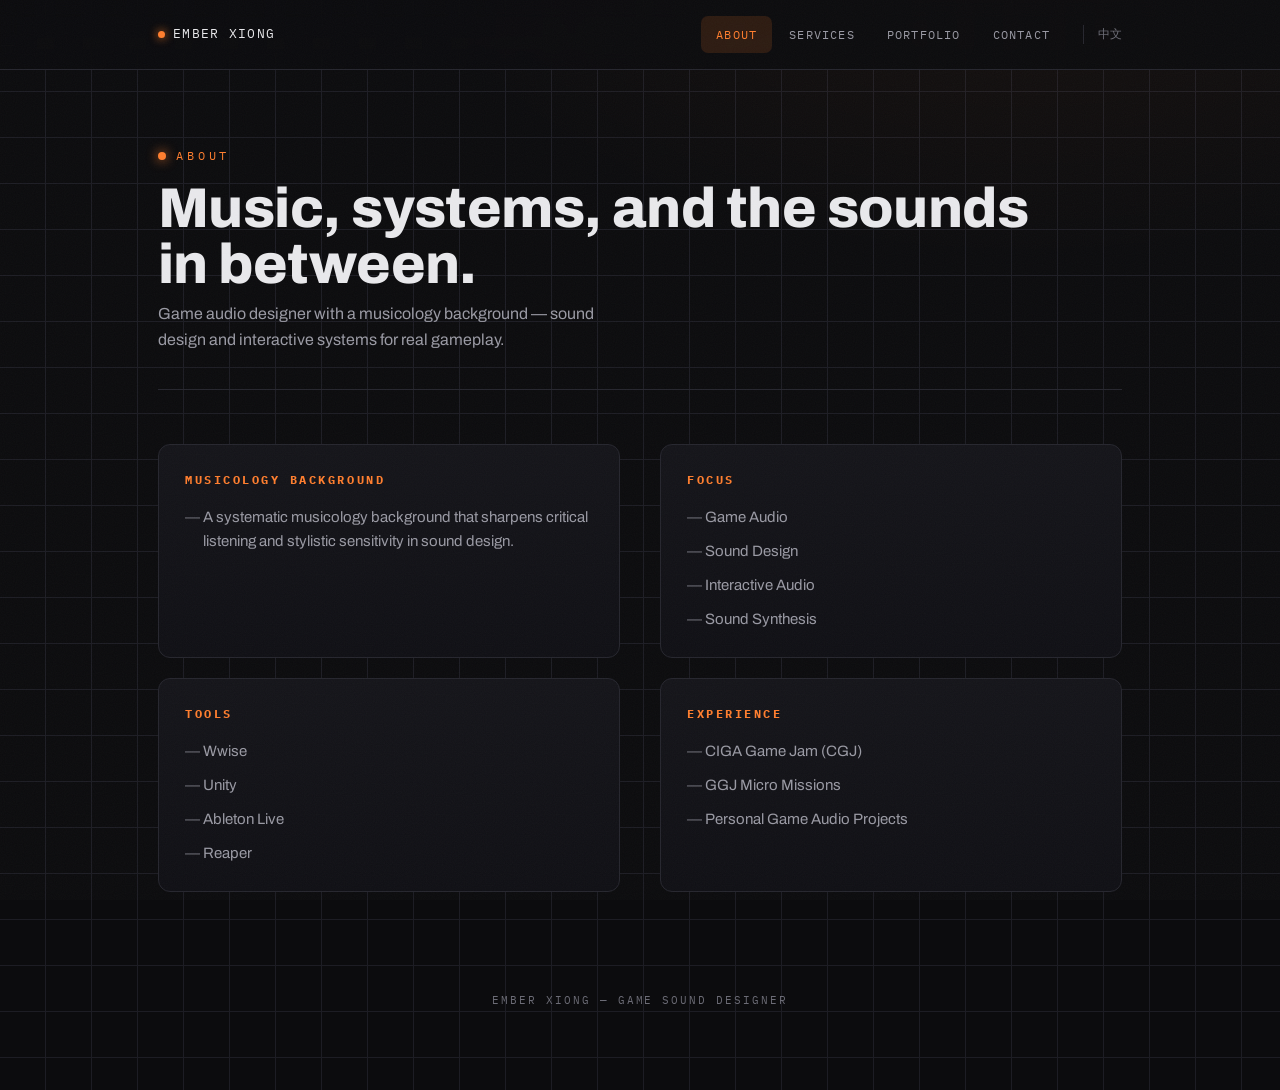
<file: about.html>
<!DOCTYPE html>
<html lang="en">
<head>
<meta charset="UTF-8">
<meta name="viewport" content="width=device-width, initial-scale=1.0">
<title>About · Ember Xiong</title>
<link rel="preconnect" href="https://fonts.googleapis.com">
<link rel="preconnect" href="https://fonts.gstatic.com" crossorigin>
<link href="https://fonts.googleapis.com/css2?family=Archivo:wght@400;500;600;800&family=Archivo+Expanded:wght@700;800&family=IBM+Plex+Mono:wght@400;500;600&display=swap" rel="stylesheet">
<link rel="stylesheet" href="style.css">
</head>
<body>

<nav class="navbar">
  <div class="wrap">
    <a href="index.html" class="nav-logo">EMBER XIONG</a>
    <div class="nav-right">
      <div class="nav-links">
        <a href="about.html" class="active">About</a>
        <a href="services.html">Services</a>
        <a href="portfolio.html">Portfolio</a>
        <a href="contact.html">Contact</a>
      </div>
      <div class="nav-lang"><a href="zh/about.html">中文</a></div>
      <button class="nav-toggle" aria-label="Menu"><span></span><span></span><span></span></button>
    </div>
  </div>
</nav>

<div class="wrap">
  <header class="page-header">
    <div class="page-eyebrow">About</div>
    <h1 class="page-title">Music, systems, and the sounds<br>in between.</h1>
    <p class="page-sub">Game audio designer with a musicology background — sound design and interactive systems for real gameplay.</p>
  </header>

  <main>
    <div class="about-grid">
      <div class="about-block">
        <h3>Musicology Background</h3>
        <ul><li>A systematic musicology background that sharpens critical listening and stylistic sensitivity in sound design.</li></ul>
      </div>
      <div class="about-block">
        <h3>Focus</h3>
        <ul>
          <li>Game Audio</li>
          <li>Sound Design</li>
          <li>Interactive Audio</li>
          <li>Sound Synthesis</li>
        </ul>
      </div>
      <div class="about-block">
        <h3>Tools</h3>
        <ul>
          <li>Wwise</li>
          <li>Unity</li>
          <li>Ableton Live</li>
          <li>Reaper</li>
        </ul>
      </div>
      <div class="about-block">
        <h3>Experience</h3>
        <ul>
          <li>CIGA Game Jam (CGJ)</li>
          <li>GGJ Micro Missions</li>
          <li>Personal Game Audio Projects</li>
        </ul>
      </div>
    </div>
  </main>
</div>

<footer class="site-footer">
  <div class="wrap"><div class="colophon">Ember Xiong — Game Sound Designer</div></div>
</footer>

<script src="script.js"></script>
</body>
</html>
</file>
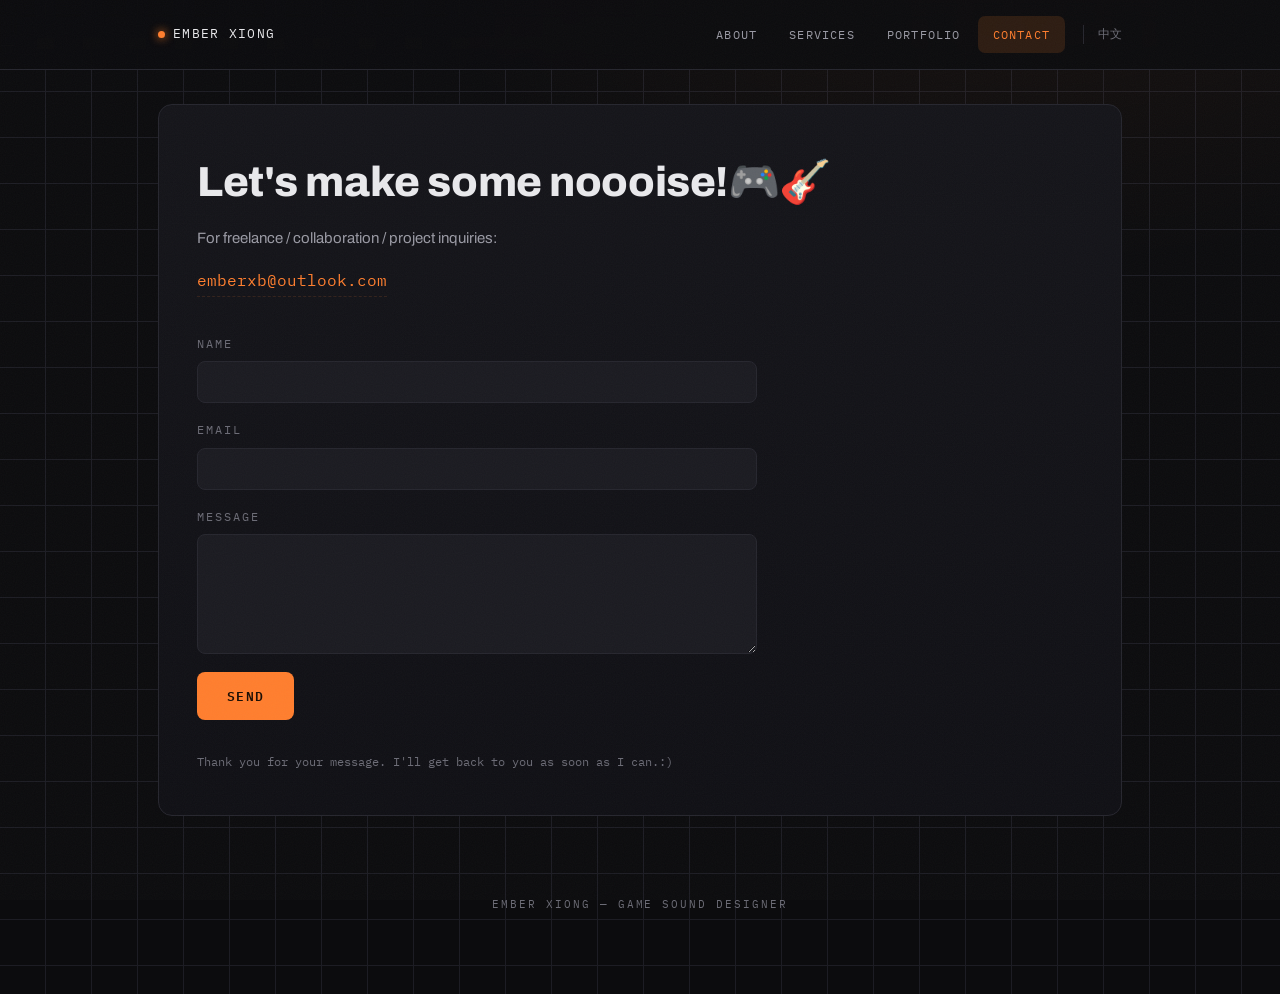
<file: contact.html>
<!DOCTYPE html>
<html lang="en">
<head>
<meta charset="UTF-8">
<meta name="viewport" content="width=device-width, initial-scale=1.0">
<title>Contact · Ember Xiong</title>
<link rel="preconnect" href="https://fonts.googleapis.com">
<link rel="preconnect" href="https://fonts.gstatic.com" crossorigin>
<link href="https://fonts.googleapis.com/css2?family=Archivo:wght@400;500;600;800&family=Archivo+Expanded:wght@700;800&family=IBM+Plex+Mono:wght@400;500;600&display=swap" rel="stylesheet">
<link rel="stylesheet" href="style.css">
</head>
<body>

<nav class="navbar">
  <div class="wrap">
    <a href="index.html" class="nav-logo">EMBER XIONG</a>
    <div class="nav-right">
      <div class="nav-links">
        <a href="about.html">About</a>
        <a href="services.html">Services</a>
        <a href="portfolio.html">Portfolio</a>
        <a href="contact.html" class="active">Contact</a>
      </div>
      <div class="nav-lang"><a href="zh/contact.html">中文</a></div>
      <button class="nav-toggle" aria-label="Menu"><span></span><span></span><span></span></button>
    </div>
  </div>
</nav>

<div class="wrap">
  <main>
    <div class="contact-box">
      <h2>Let's make some noooise!🎮🎸</h2>
      <p class="sub">For freelance / collaboration / project inquiries:</p>
      <a class="contact-email" href="mailto:emberxb@outlook.com">emberxb@outlook.com</a>

      <form class="contact-form" action="https://formspree.io/f/yourFormID" method="POST">
        <div class="field">
          <label for="name">Name</label>
          <input type="text" id="name" name="name" required>
        </div>
        <div class="field">
          <label for="email">Email</label>
          <input type="email" id="email" name="email" required>
        </div>
        <div class="field">
          <label for="message">Message</label>
          <textarea id="message" name="message" required></textarea>
        </div>
        <button type="submit" class="form-submit">Send</button>
        <div class="form-note">Thank you for your message. I'll get back to you as soon as I can.:)</div>
      </form>
    </div>
  </main>
</div>

<footer class="site-footer">
  <div class="wrap"><div class="colophon">Ember Xiong — Game Sound Designer</div></div>
</footer>

<script src="script.js"></script>
</body>
</html>
</file>
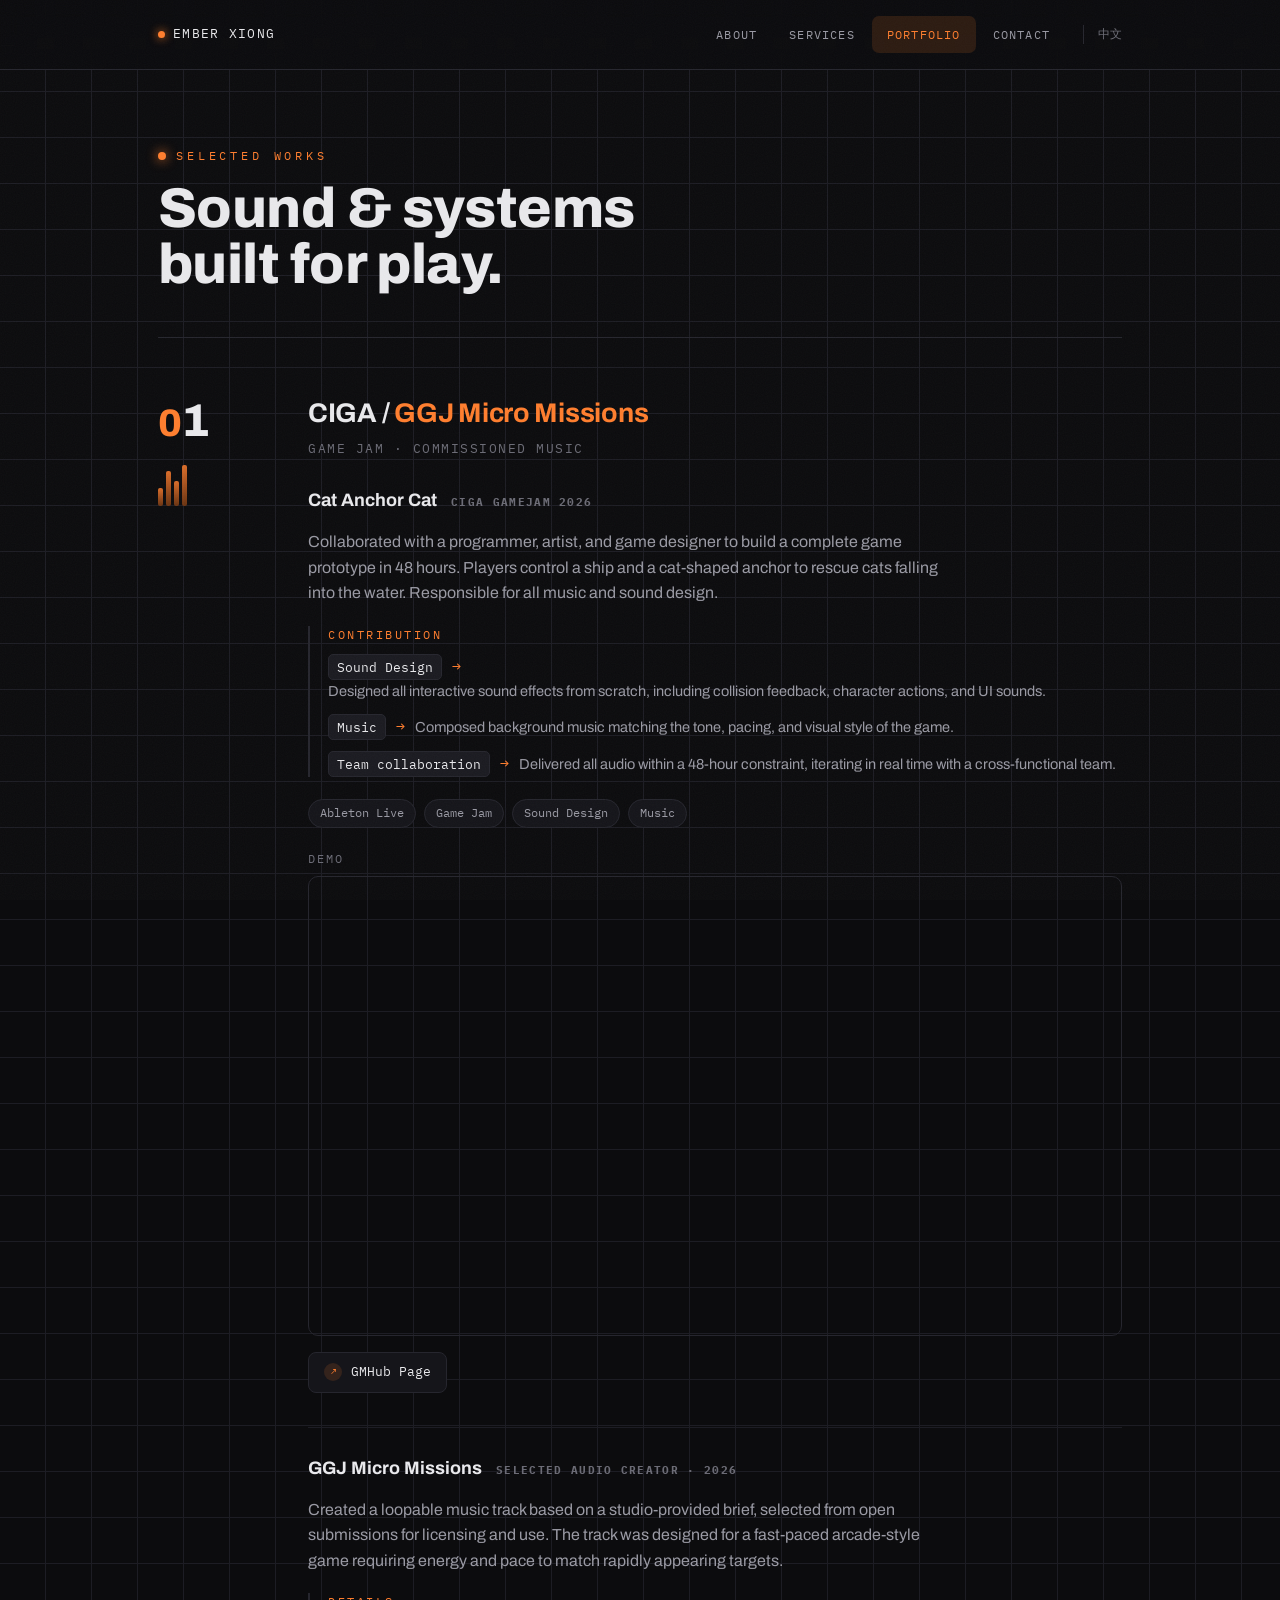
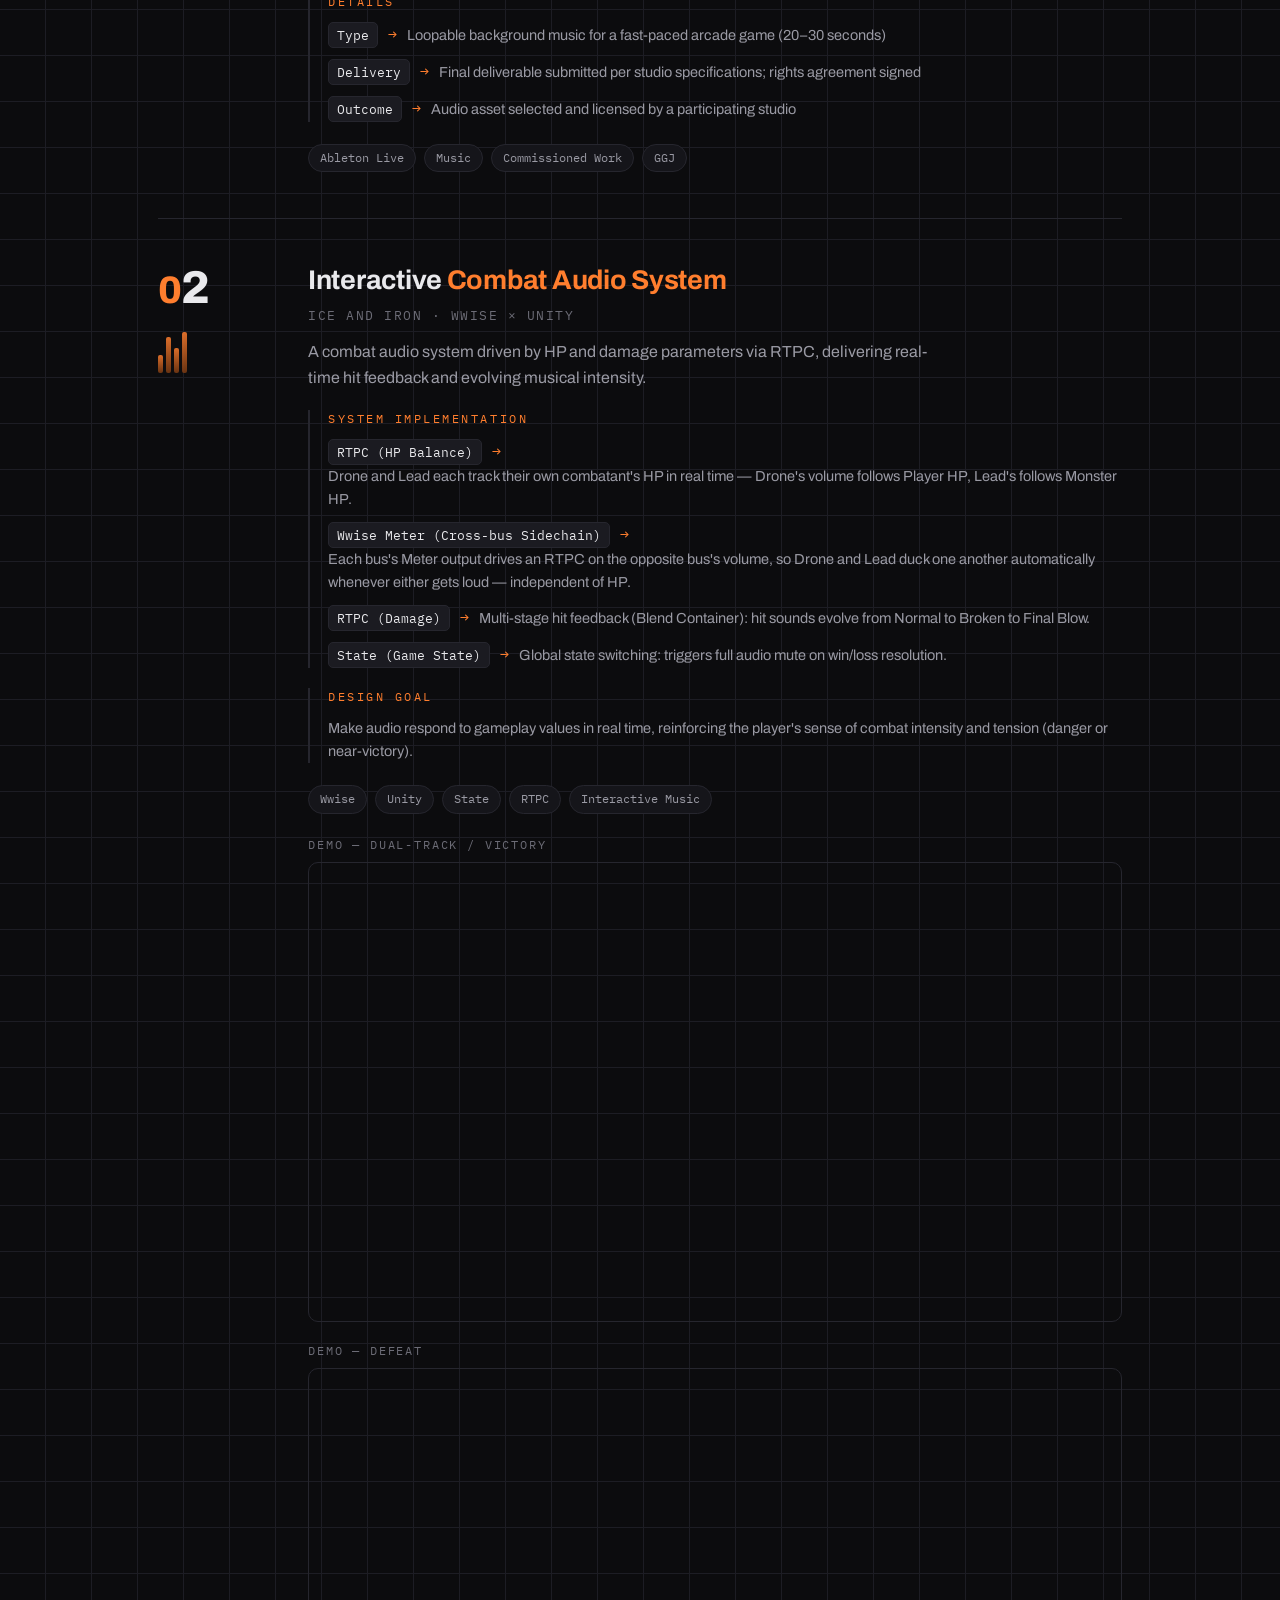
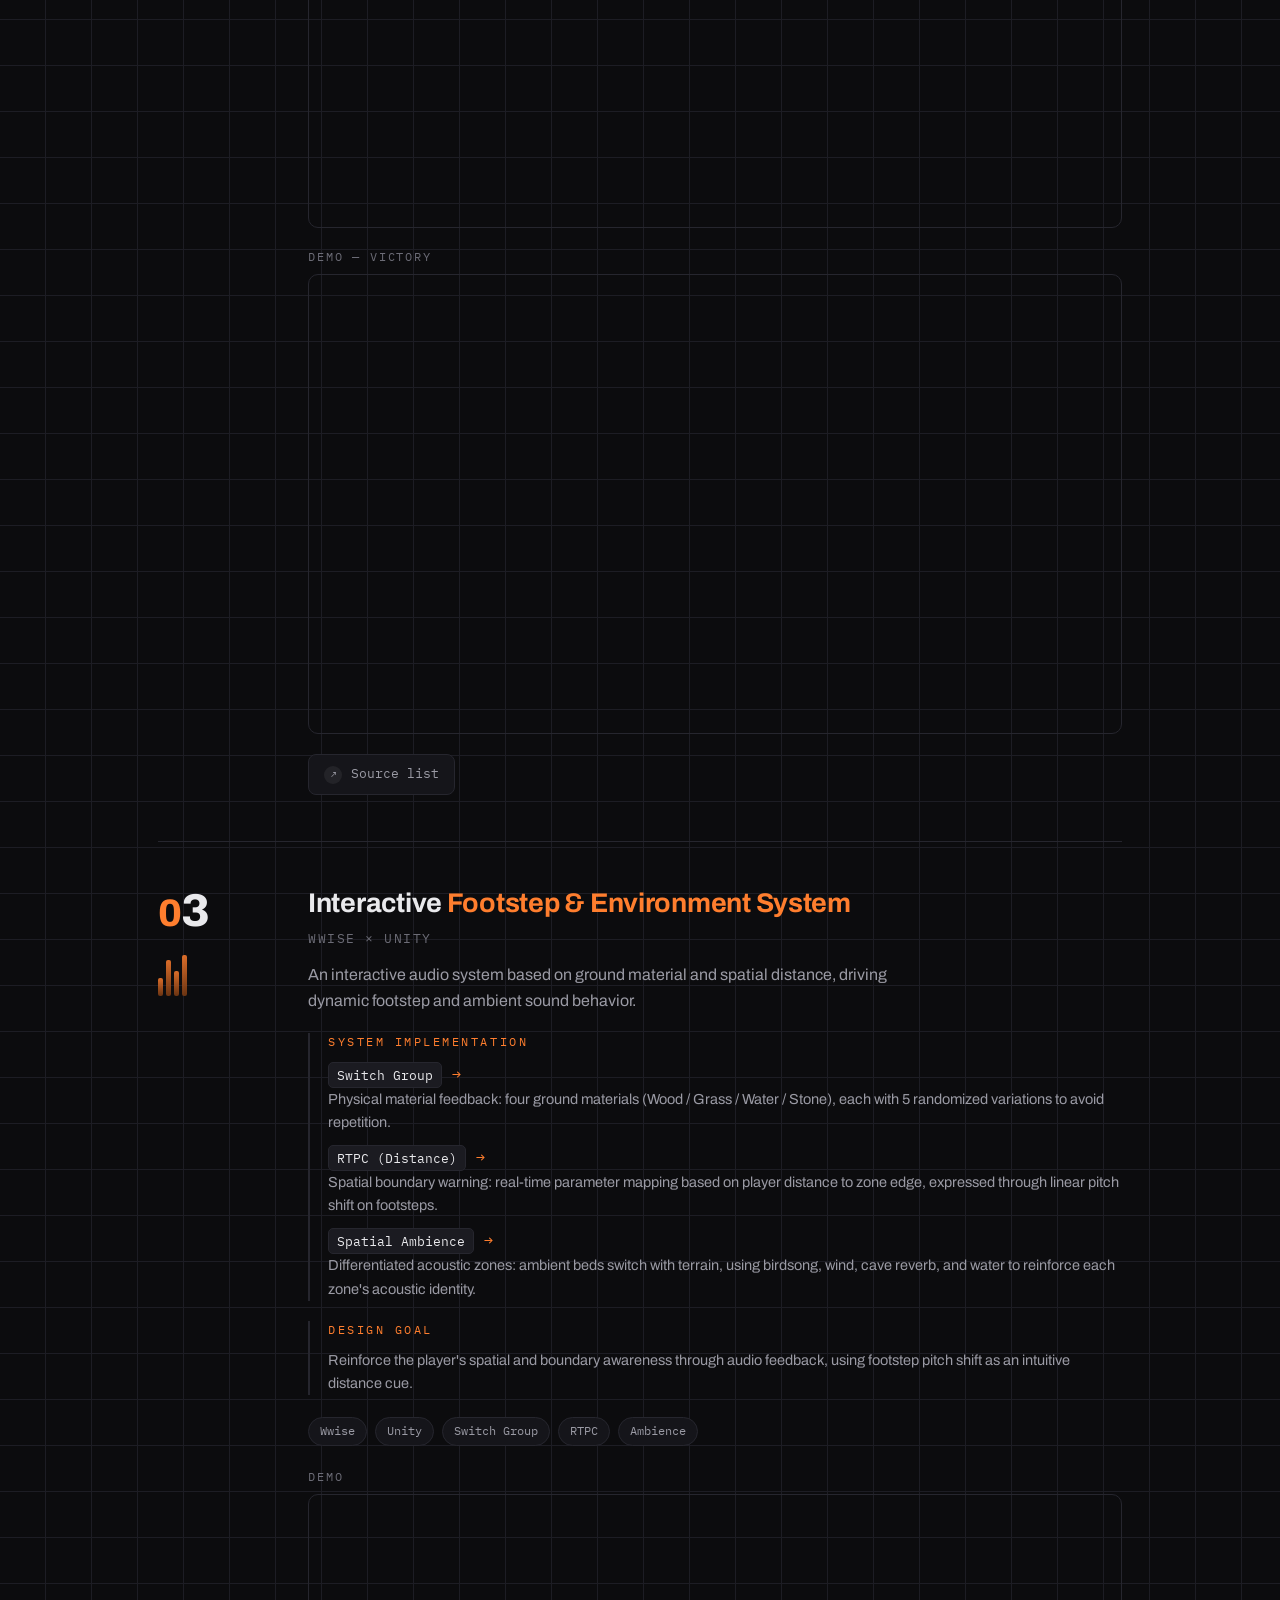
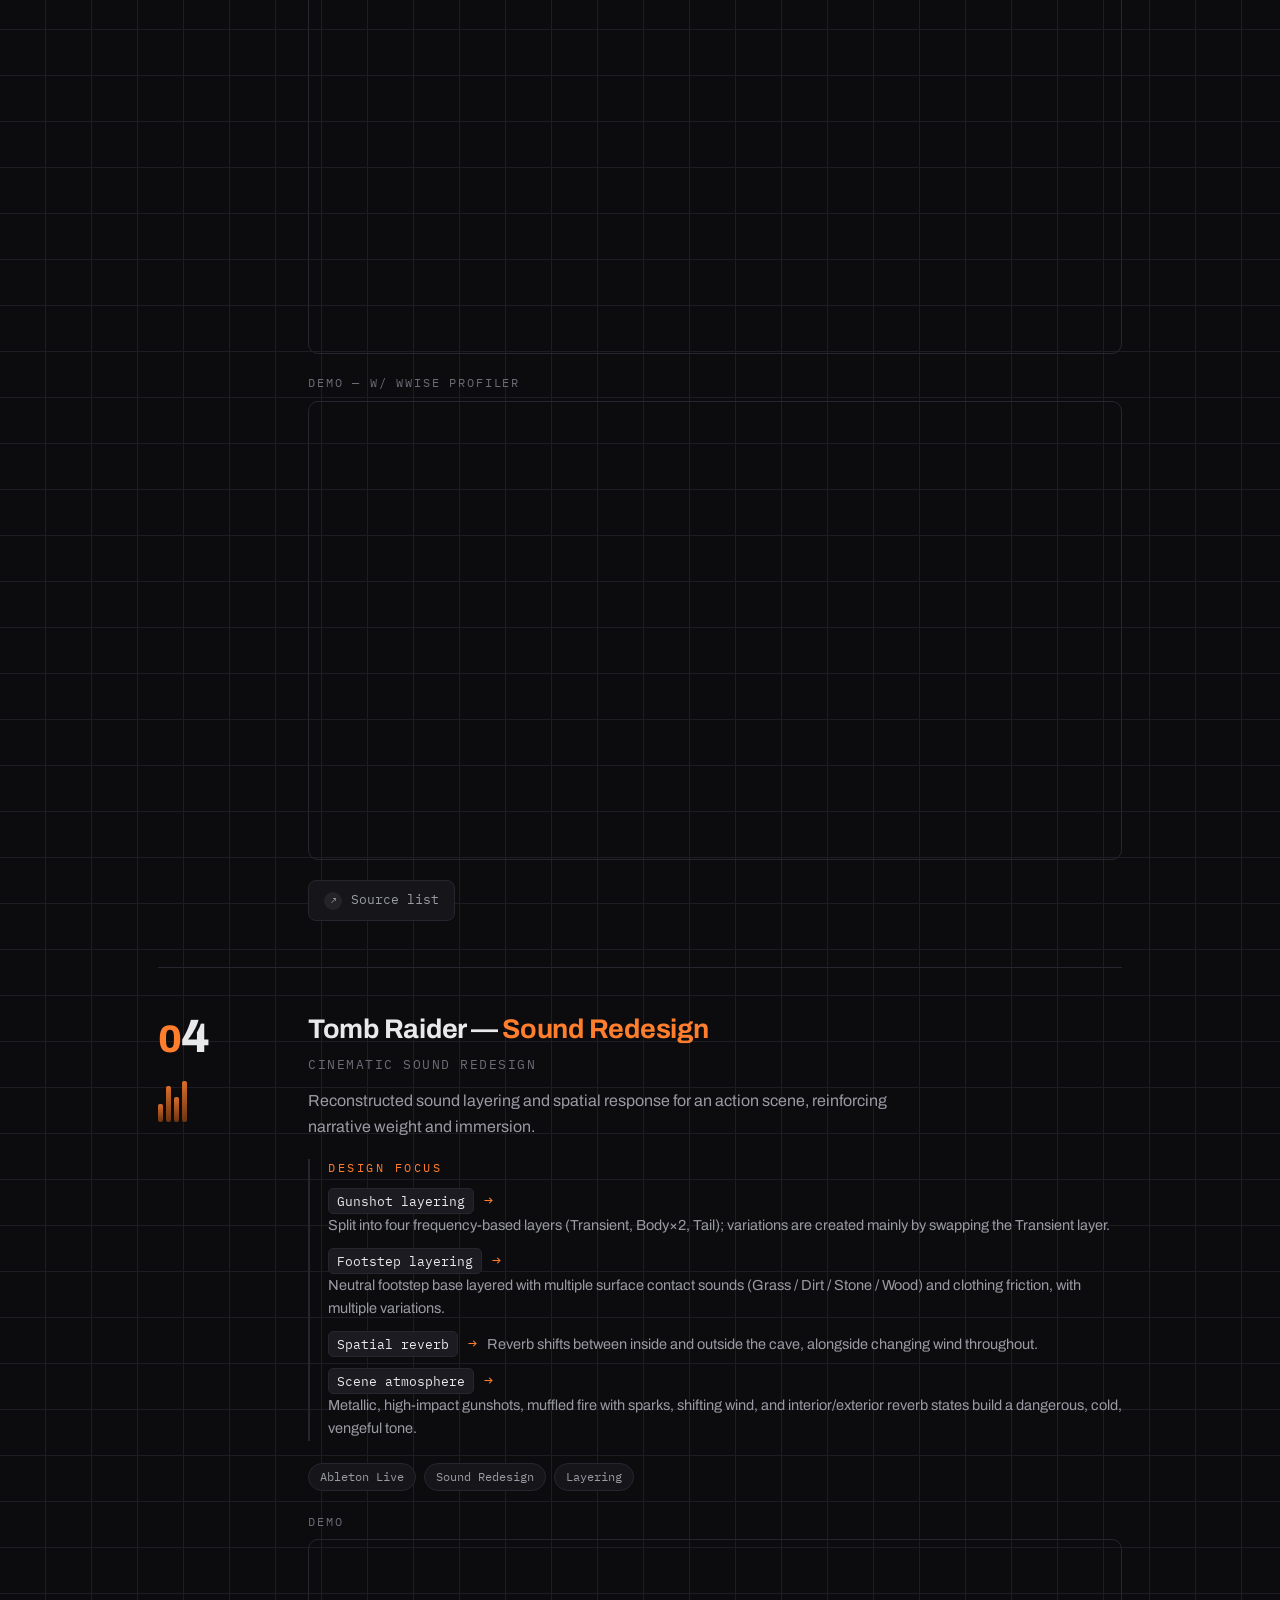
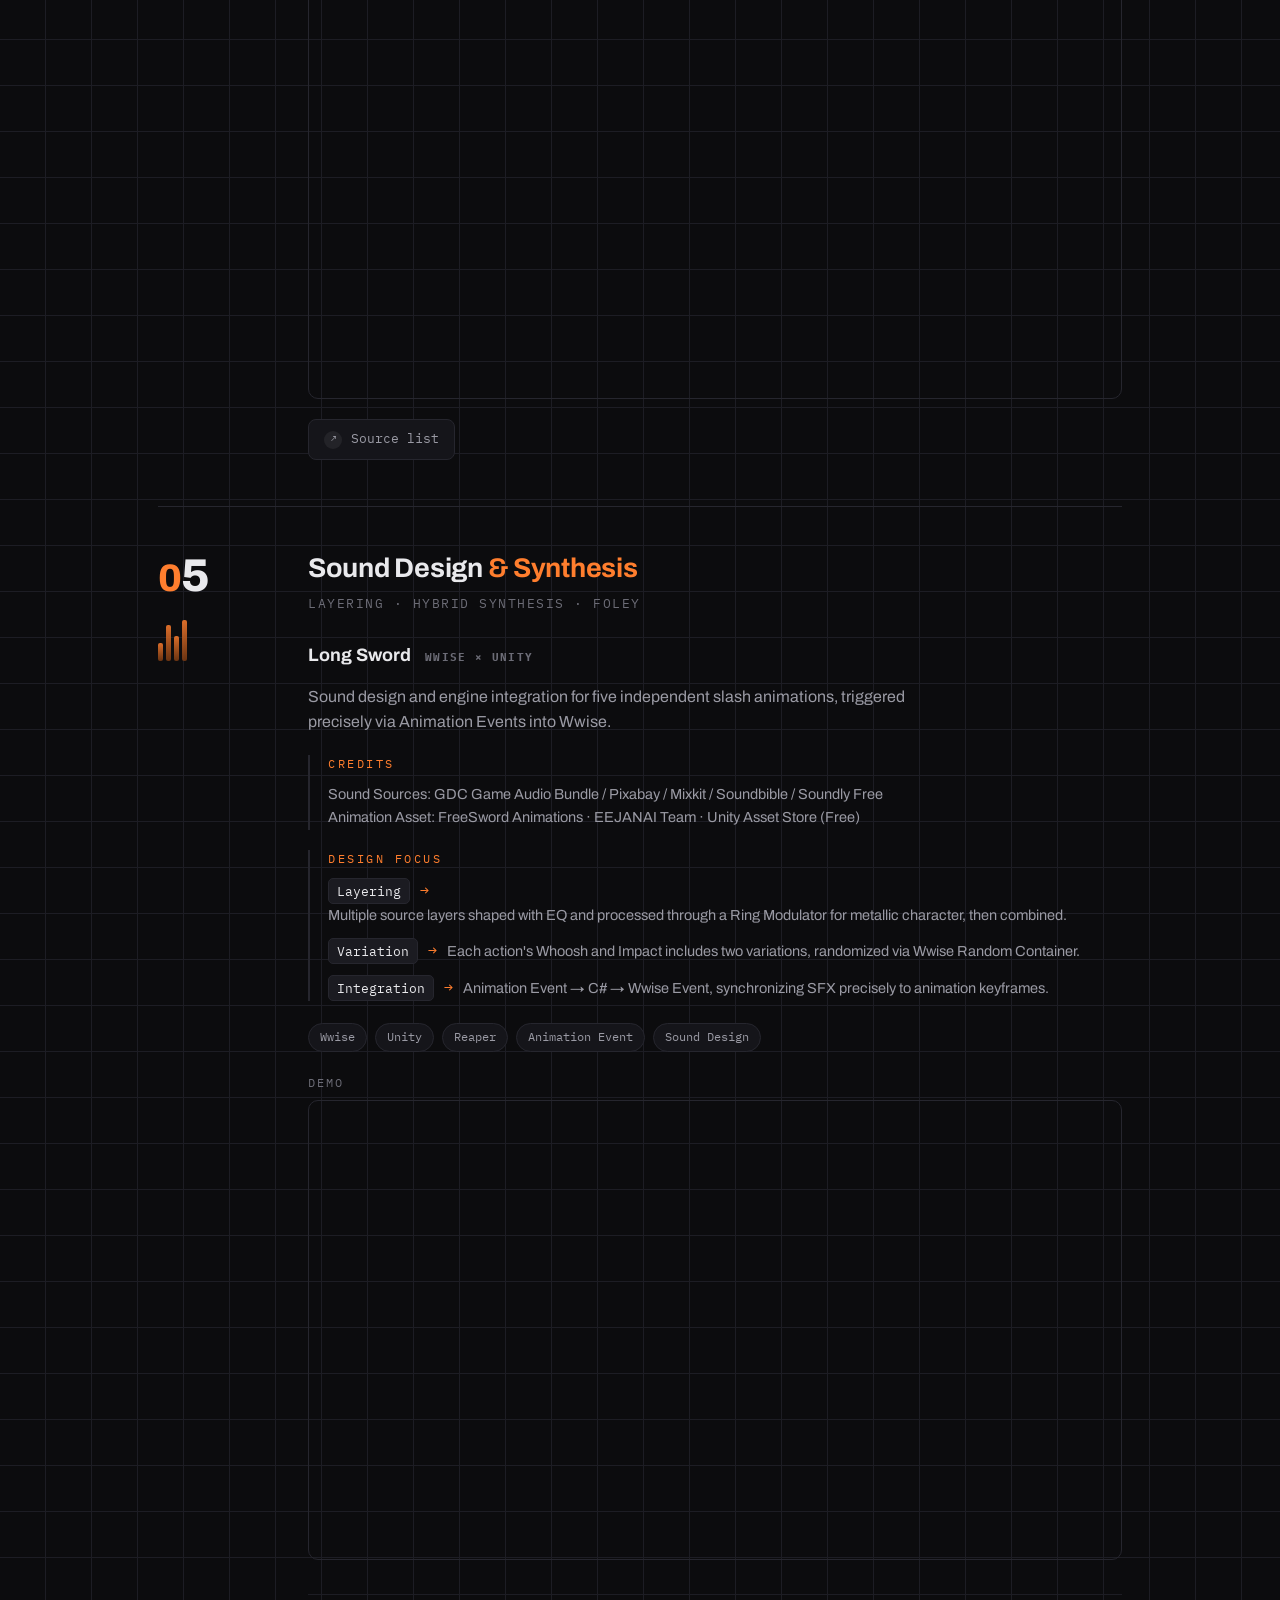
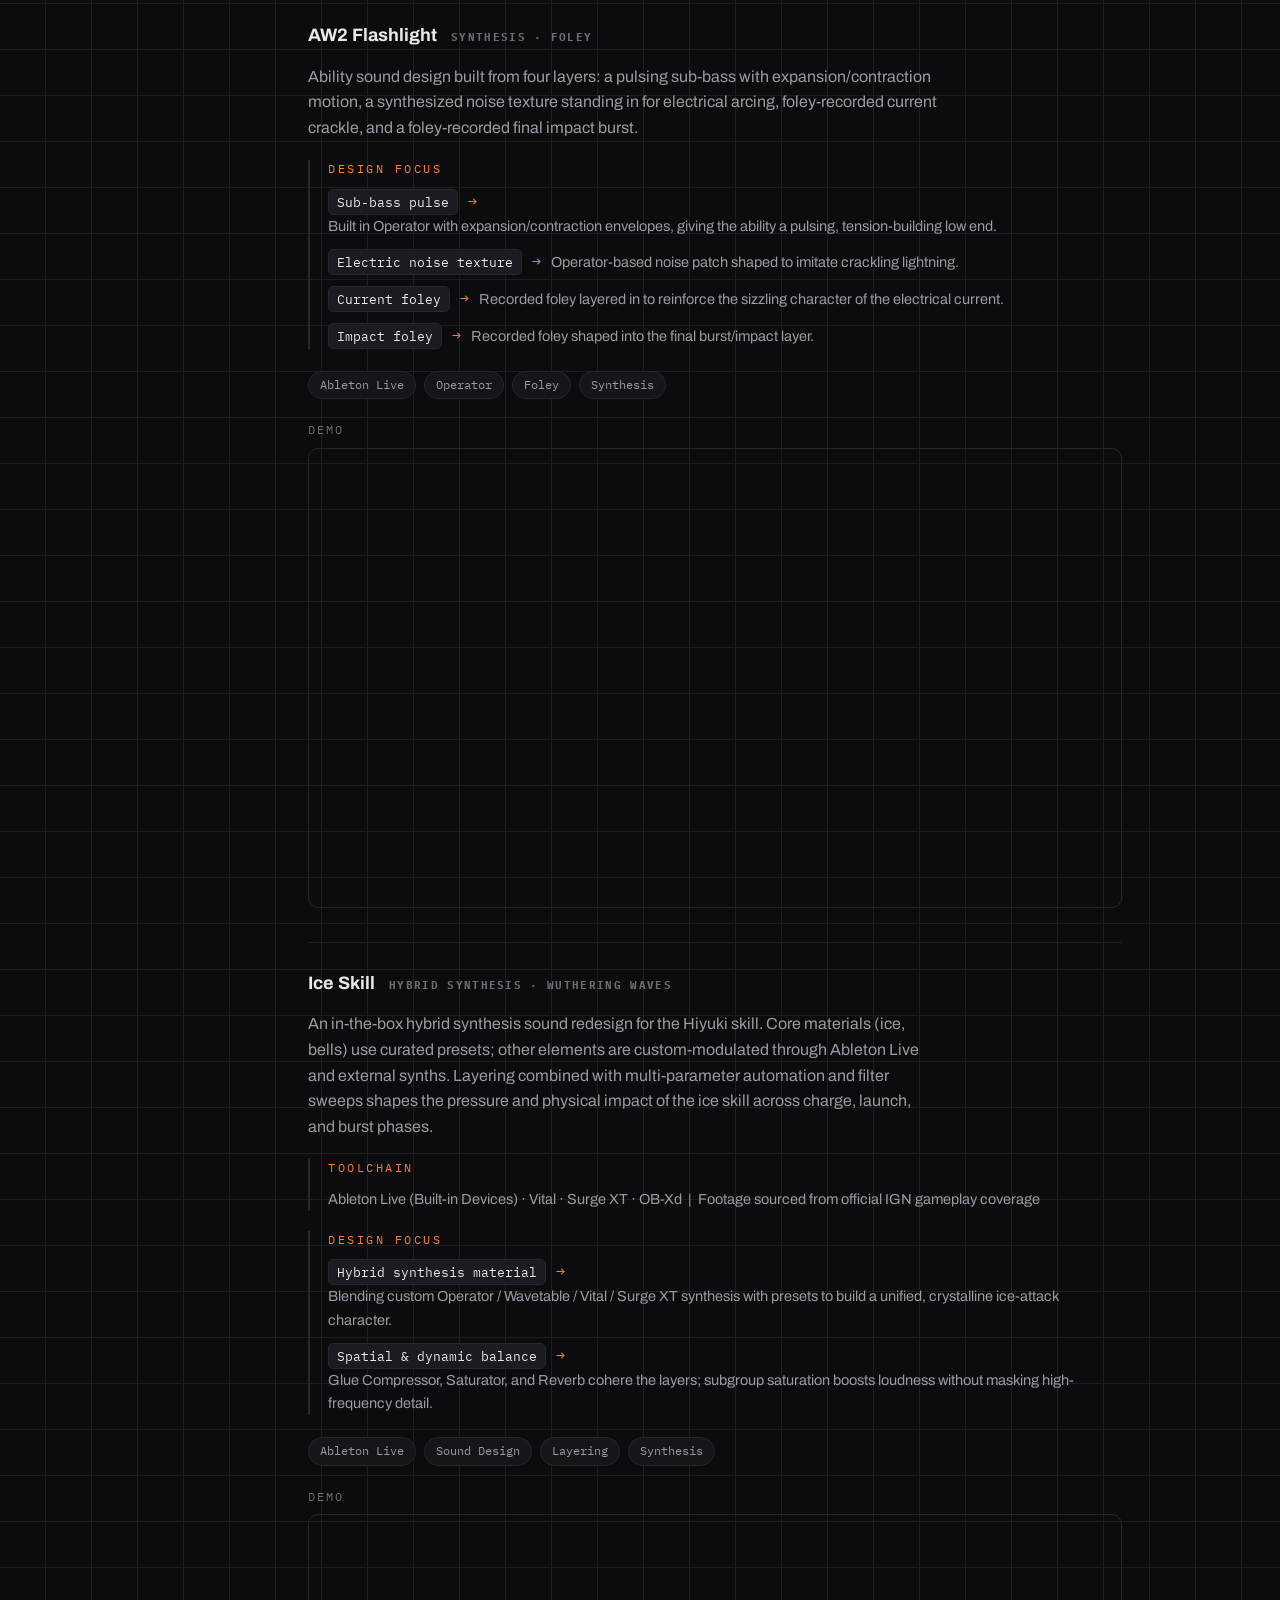
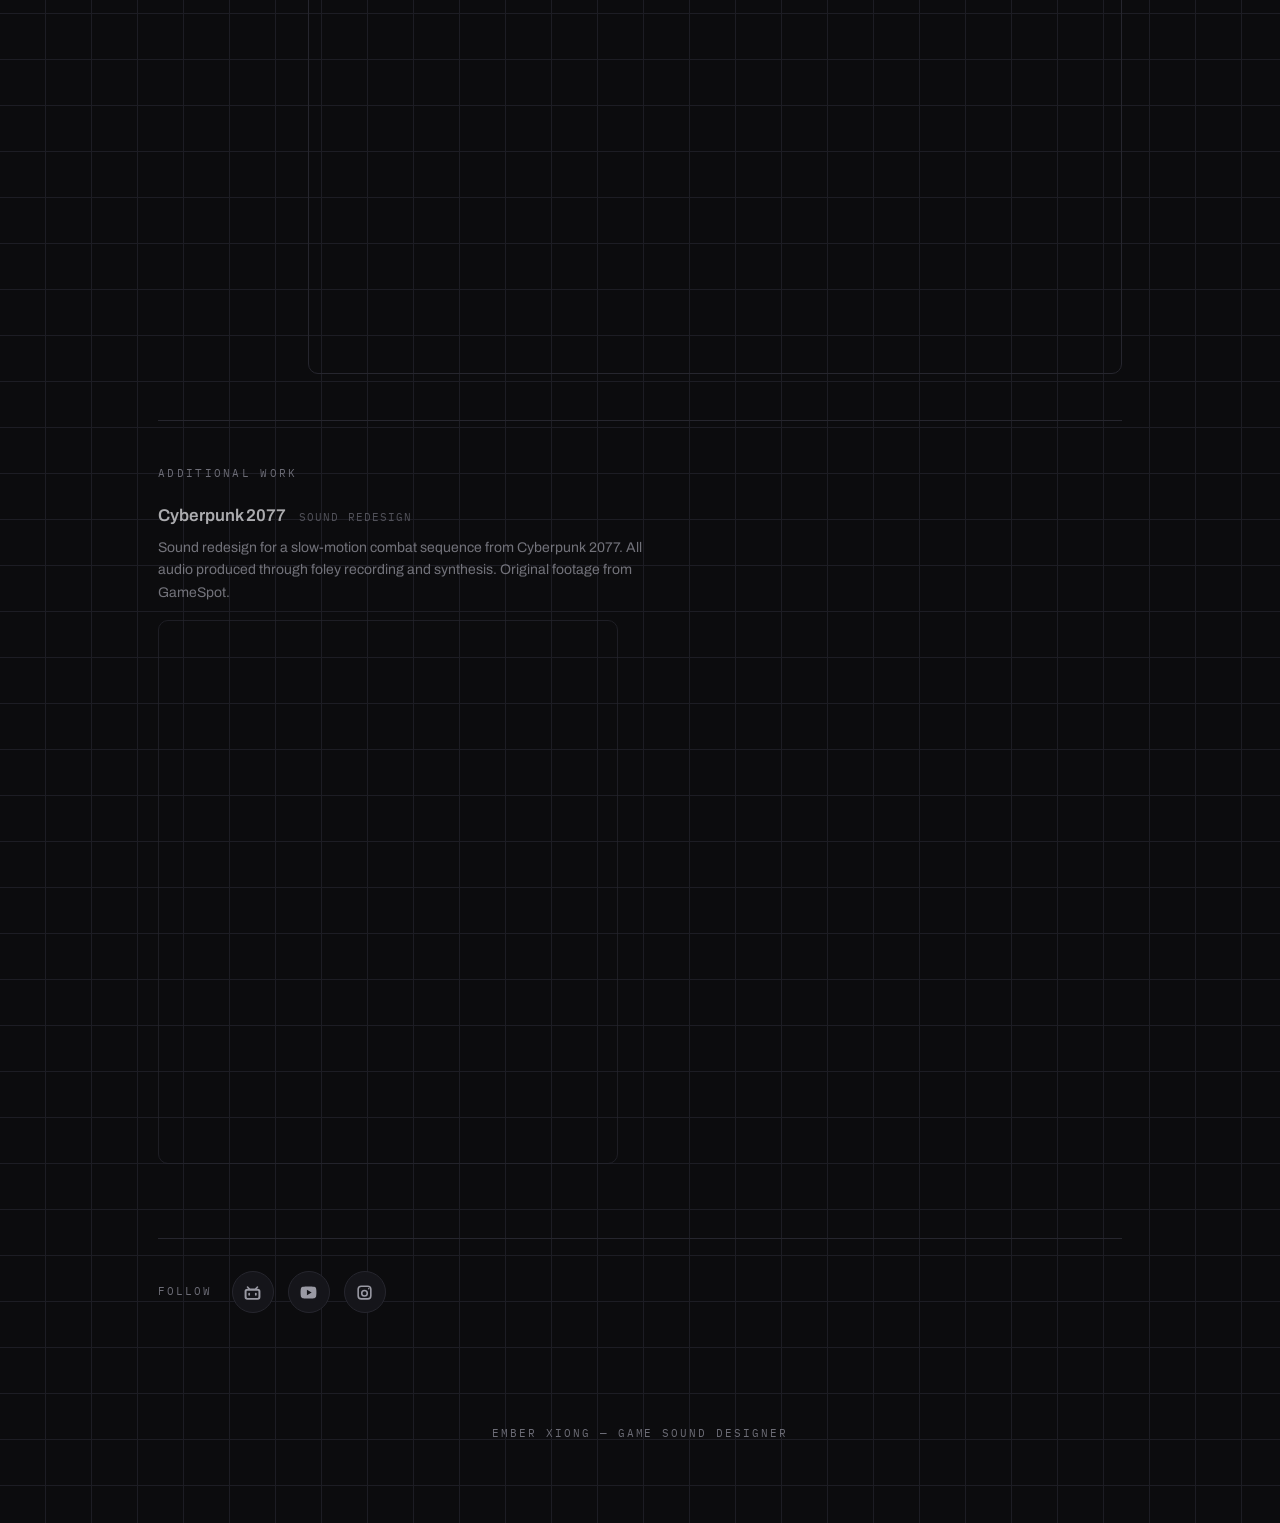
<file: portfolio.html>
<!DOCTYPE html>
<html lang="en">
<head>
<meta charset="UTF-8">
<meta name="viewport" content="width=device-width, initial-scale=1.0">
<title>Portfolio · Ember Xiong</title>
<link rel="preconnect" href="https://fonts.googleapis.com">
<link rel="preconnect" href="https://fonts.gstatic.com" crossorigin>
<link href="https://fonts.googleapis.com/css2?family=Archivo:wght@400;500;600;800&family=Archivo+Expanded:wght@700;800&family=IBM+Plex+Mono:wght@400;500;600&display=swap" rel="stylesheet">
<link rel="stylesheet" href="style.css">
</head>
<body>

<nav class="navbar">
  <div class="wrap">
    <a href="index.html" class="nav-logo">EMBER XIONG</a>
    <div class="nav-right">
      <div class="nav-links">
        <a href="about.html">About</a>
        <a href="services.html">Services</a>
        <a href="portfolio.html" class="active">Portfolio</a>
        <a href="contact.html">Contact</a>
      </div>
      <div class="nav-lang"><a href="zh/portfolio.html">中文</a></div>
      <button class="nav-toggle" aria-label="Menu"><span></span><span></span><span></span></button>
    </div>
  </div>
</nav>

<div class="wrap">
  <header class="page-header">
    <div class="page-eyebrow">Selected Works</div>
    <h1 class="page-title">Sound &amp; systems<br>built for play.</h1>
  </header>

  <main>

    <!-- 01 CIGA / GGJ -->
    <article class="track" style="--i:1">
      <div class="rail"><div class="no"><small>0</small>1</div><div class="meter"><span></span><span></span><span></span><span></span></div></div>
      <div class="body">
        <h2 class="title">CIGA / <span class="accent">GGJ Micro Missions</span></h2>
        <div class="stack">Game Jam · Commissioned Music</div>

        <div class="subworks">
          <div class="subwork">
            <h3>Cat Anchor Cat <span class="tag">CiGA GameJam 2026</span></h3>
            <p class="desc">Collaborated with a programmer, artist, and game designer to build a complete game prototype in 48 hours. Players control a ship and a cat-shaped anchor to rescue cats falling into the water. Responsible for all music and sound design.</p>
            <div class="block">
              <div class="block__h">Contribution</div>
              <ul class="patch">
                <li><code>Sound Design</code><span class="arr">→</span>Designed all interactive sound effects from scratch, including collision feedback, character actions, and UI sounds.</li>
                <li><code>Music</code><span class="arr">→</span>Composed background music matching the tone, pacing, and visual style of the game.</li>
                <li><code>Team collaboration</code><span class="arr">→</span>Delivered all audio within a 48-hour constraint, iterating in real time with a cross-functional team.</li>
              </ul>
            </div>
            <div class="chips"><span class="chip">Ableton Live</span><span class="chip">Game Jam</span><span class="chip">Sound Design</span><span class="chip">Music</span></div>
            <div class="videos">
              <div class="video-wrap">
                <div class="video-label">Demo</div>
                <div class="video-container"><iframe src="//player.bilibili.com/player.html?bvid=BV17BTy66ETz&autoplay=0" allowfullscreen></iframe></div>
              </div>
            </div>
            <div class="cues" style="margin-top:16px">
              <a class="cue" href="https://www.gmhub.com/game/10353" target="_blank"><span class="ico">↗</span>GMHub Page</a>
            </div>
          </div>

          <div class="subwork">
            <h3>GGJ Micro Missions <span class="tag">Selected Audio Creator · 2026</span></h3>
            <p class="desc">Created a loopable music track based on a studio-provided brief, selected from open submissions for licensing and use. The track was designed for a fast-paced arcade-style game requiring energy and pace to match rapidly appearing targets.</p>
            <div class="block">
              <div class="block__h">Details</div>
              <ul class="patch">
                <li><code>Type</code><span class="arr">→</span>Loopable background music for a fast-paced arcade game (20–30 seconds)</li>
                <li><code>Delivery</code><span class="arr">→</span>Final deliverable submitted per studio specifications; rights agreement signed</li>
                <li><code>Outcome</code><span class="arr">→</span>Audio asset selected and licensed by a participating studio</li>
              </ul>
            </div>
            <div class="chips"><span class="chip">Ableton Live</span><span class="chip">Music</span><span class="chip">Commissioned Work</span><span class="chip">GGJ</span></div>
          </div>
        </div>
      </div>
    </article>

    <!-- 02 Combat -->
    <article class="track" style="--i:2">
      <div class="rail"><div class="no"><small>0</small>2</div><div class="meter"><span></span><span></span><span></span><span></span></div></div>
      <div class="body">
        <h2 class="title">Interactive <span class="accent">Combat Audio System</span></h2>
        <div class="stack">Ice and Iron · Wwise × Unity</div>
        <p class="desc">A combat audio system driven by HP and damage parameters via RTPC, delivering real-time hit feedback and evolving musical intensity.</p>
        <div class="block">
          <div class="block__h">System Implementation</div>
          <ul class="patch">
            <li><code>RTPC (HP Balance)</code><span class="arr">→</span>Drone and Lead each track their own combatant's HP in real time — Drone's volume follows Player HP, Lead's follows Monster HP.</li>
            <li><code>Wwise Meter (Cross-bus Sidechain)</code><span class="arr">→</span>Each bus's Meter output drives an RTPC on the opposite bus's volume, so Drone and Lead duck one another automatically whenever either gets loud — independent of HP.</li>
            <li><code>RTPC (Damage)</code><span class="arr">→</span>Multi-stage hit feedback (Blend Container): hit sounds evolve from Normal to Broken to Final Blow.</li>
            <li><code>State (Game State)</code><span class="arr">→</span>Global state switching: triggers full audio mute on win/loss resolution.</li>
          </ul>
        </div>
        <div class="block">
          <div class="block__h">Design Goal</div>
          <p>Make audio respond to gameplay values in real time, reinforcing the player's sense of combat intensity and tension (danger or near-victory).</p>
        </div>
        <div class="chips"><span class="chip">Wwise</span><span class="chip">Unity</span><span class="chip">State</span><span class="chip">RTPC</span><span class="chip">Interactive Music</span></div>
        <div class="videos">
          <div class="video-wrap">
            <div class="video-label">Demo — Dual-track / Victory</div>
            <div class="video-container"><iframe src="https://www.youtube.com/embed/9bywidGxLdc" allowfullscreen></iframe></div>
          </div>
          <div class="video-wrap">
            <div class="video-label">Demo — Defeat</div>
            <div class="video-container"><iframe src="https://www.youtube.com/embed/kuqYnQP3zXg" allowfullscreen></iframe></div>
          </div>
          <div class="video-wrap">
            <div class="video-label">Demo — Victory</div>
            <div class="video-container"><iframe src="https://www.youtube.com/embed/OKF3y2fpYww" allowfullscreen></iframe></div>
          </div>
        </div>
        <div class="cues">
          <a class="cue cue--doc" href="Combat_Demo%20Source%20List.pdf"><span class="ico">↗</span>Source list</a>
        </div>
      </div>
    </article>

    <!-- 03 Footstep -->
    <article class="track" style="--i:3">
      <div class="rail"><div class="no"><small>0</small>3</div><div class="meter"><span></span><span></span><span></span><span></span></div></div>
      <div class="body">
        <h2 class="title">Interactive <span class="accent">Footstep &amp; Environment System</span></h2>
        <div class="stack">Wwise × Unity</div>
        <p class="desc">An interactive audio system based on ground material and spatial distance, driving dynamic footstep and ambient sound behavior.</p>
        <div class="block">
          <div class="block__h">System Implementation</div>
          <ul class="patch">
            <li><code>Switch Group</code><span class="arr">→</span>Physical material feedback: four ground materials (Wood / Grass / Water / Stone), each with 5 randomized variations to avoid repetition.</li>
            <li><code>RTPC (Distance)</code><span class="arr">→</span>Spatial boundary warning: real-time parameter mapping based on player distance to zone edge, expressed through linear pitch shift on footsteps.</li>
            <li><code>Spatial Ambience</code><span class="arr">→</span>Differentiated acoustic zones: ambient beds switch with terrain, using birdsong, wind, cave reverb, and water to reinforce each zone's acoustic identity.</li>
          </ul>
        </div>
        <div class="block">
          <div class="block__h">Design Goal</div>
          <p>Reinforce the player's spatial and boundary awareness through audio feedback, using footstep pitch shift as an intuitive distance cue.</p>
        </div>
        <div class="chips"><span class="chip">Wwise</span><span class="chip">Unity</span><span class="chip">Switch Group</span><span class="chip">RTPC</span><span class="chip">Ambience</span></div>
        <div class="videos">
          <div class="video-wrap">
            <div class="video-label">Demo</div>
            <div class="video-container"><iframe src="https://www.youtube.com/embed/rQH7PvUrbtY" allowfullscreen></iframe></div>
          </div>
          <div class="video-wrap">
            <div class="video-label">Demo — w/ Wwise Profiler</div>
            <div class="video-container"><iframe src="https://www.youtube.com/embed/83CKVZvQzwo" allowfullscreen></iframe></div>
          </div>
        </div>
        <div class="cues">
          <a class="cue cue--doc" href="Wwise_Unity%20Demo%20Source%20List.pdf"><span class="ico">↗</span>Source list</a>
        </div>
      </div>
    </article>

    <!-- 04 Tomb Raider -->
    <article class="track" style="--i:4">
      <div class="rail"><div class="no"><small>0</small>4</div><div class="meter"><span></span><span></span><span></span><span></span></div></div>
      <div class="body">
        <h2 class="title">Tomb Raider — <span class="accent">Sound Redesign</span></h2>
        <div class="stack">Cinematic Sound Redesign</div>
        <p class="desc">Reconstructed sound layering and spatial response for an action scene, reinforcing narrative weight and immersion.</p>
        <div class="block">
          <div class="block__h">Design Focus</div>
          <ul class="patch">
            <li><code>Gunshot layering</code><span class="arr">→</span>Split into four frequency-based layers (Transient, Body×2, Tail); variations are created mainly by swapping the Transient layer.</li>
            <li><code>Footstep layering</code><span class="arr">→</span>Neutral footstep base layered with multiple surface contact sounds (Grass / Dirt / Stone / Wood) and clothing friction, with multiple variations.</li>
            <li><code>Spatial reverb</code><span class="arr">→</span>Reverb shifts between inside and outside the cave, alongside changing wind throughout.</li>
            <li><code>Scene atmosphere</code><span class="arr">→</span>Metallic, high-impact gunshots, muffled fire with sparks, shifting wind, and interior/exterior reverb states build a dangerous, cold, vengeful tone.</li>
          </ul>
        </div>
        <div class="chips"><span class="chip">Ableton Live</span><span class="chip">Sound Redesign</span><span class="chip">Layering</span></div>
        <div class="videos">
          <div class="video-wrap">
            <div class="video-label">Demo</div>
            <div class="video-container"><iframe src="https://www.youtube.com/embed/L6XUbQk-VFc" allowfullscreen></iframe></div>
          </div>
        </div>
        <div class="cues">
          <a class="cue cue--doc" href="Tomb%20Raider%20Demo%20Source%20List.pdf"><span class="ico">↗</span>Source list</a>
        </div>
      </div>
    </article>

    <!-- 05 Sound Design & Synthesis -->
    <article class="track" style="--i:5">
      <div class="rail"><div class="no"><small>0</small>5</div><div class="meter"><span></span><span></span><span></span><span></span></div></div>
      <div class="body">
        <h2 class="title">Sound Design <span class="accent">&amp; Synthesis</span></h2>
        <div class="stack">Layering · Hybrid Synthesis · Foley</div>

        <div class="subworks">
          <div class="subwork">
            <h3>Long Sword <span class="tag">Wwise × Unity</span></h3>
            <p class="desc">Sound design and engine integration for five independent slash animations, triggered precisely via Animation Events into Wwise.</p>
            <div class="block">
              <div class="block__h">Credits</div>
              <p>Sound Sources: GDC Game Audio Bundle / Pixabay / Mixkit / Soundbible / Soundly Free</p>
              <p>Animation Asset: FreeSword Animations · EEJANAI Team · Unity Asset Store (Free)</p>
            </div>
            <div class="block">
              <div class="block__h">Design Focus</div>
              <ul class="patch">
                <li><code>Layering</code><span class="arr">→</span>Multiple source layers shaped with EQ and processed through a Ring Modulator for metallic character, then combined.</li>
                <li><code>Variation</code><span class="arr">→</span>Each action's Whoosh and Impact includes two variations, randomized via Wwise Random Container.</li>
                <li><code>Integration</code><span class="arr">→</span>Animation Event → C# → Wwise Event, synchronizing SFX precisely to animation keyframes.</li>
              </ul>
            </div>
            <div class="chips"><span class="chip">Wwise</span><span class="chip">Unity</span><span class="chip">Reaper</span><span class="chip">Animation Event</span><span class="chip">Sound Design</span></div>
            <div class="videos">
              <div class="video-wrap">
                <div class="video-label">Demo</div>
                <div class="video-container"><iframe src="https://www.youtube.com/embed/xSLO510E2vY" allowfullscreen></iframe></div>
              </div>
            </div>
          </div>

          <div class="subwork">
            <h3>AW2 Flashlight <span class="tag">Synthesis · Foley</span></h3>
            <p class="desc">Ability sound design built from four layers: a pulsing sub-bass with expansion/contraction motion, a synthesized noise texture standing in for electrical arcing, foley-recorded current crackle, and a foley-recorded final impact burst.</p>
            <div class="block">
              <div class="block__h">Design Focus</div>
              <ul class="patch">
                <li><code>Sub-bass pulse</code><span class="arr">→</span>Built in Operator with expansion/contraction envelopes, giving the ability a pulsing, tension-building low end.</li>
                <li><code>Electric noise texture</code><span class="arr">→</span>Operator-based noise patch shaped to imitate crackling lightning.</li>
                <li><code>Current foley</code><span class="arr">→</span>Recorded foley layered in to reinforce the sizzling character of the electrical current.</li>
                <li><code>Impact foley</code><span class="arr">→</span>Recorded foley shaped into the final burst/impact layer.</li>
              </ul>
            </div>
            <div class="chips"><span class="chip">Ableton Live</span><span class="chip">Operator</span><span class="chip">Foley</span><span class="chip">Synthesis</span></div>
            <div class="videos">
              <div class="video-wrap">
                <div class="video-label">Demo</div>
                <div class="video-container"><iframe src="https://www.youtube.com/embed/5qrInYeIeZY" allowfullscreen></iframe></div>
              </div>
            </div>
          </div>

          <div class="subwork">
            <h3>Ice Skill <span class="tag">Hybrid Synthesis · Wuthering Waves</span></h3>
            <p class="desc">An in-the-box hybrid synthesis sound redesign for the Hiyuki skill. Core materials (ice, bells) use curated presets; other elements are custom-modulated through Ableton Live and external synths. Layering combined with multi-parameter automation and filter sweeps shapes the pressure and physical impact of the ice skill across charge, launch, and burst phases.</p>
            <div class="block">
              <div class="block__h">Toolchain</div>
              <p>Ableton Live (Built-in Devices) · Vital · Surge XT · OB-Xd &nbsp;|&nbsp; Footage sourced from official IGN gameplay coverage</p>
            </div>
            <div class="block">
              <div class="block__h">Design Focus</div>
              <ul class="patch">
                <li><code>Hybrid synthesis material</code><span class="arr">→</span>Blending custom Operator / Wavetable / Vital / Surge XT synthesis with presets to build a unified, crystalline ice-attack character.</li>
                <li><code>Spatial &amp; dynamic balance</code><span class="arr">→</span>Glue Compressor, Saturator, and Reverb cohere the layers; subgroup saturation boosts loudness without masking high-frequency detail.</li>
              </ul>
            </div>
            <div class="chips"><span class="chip">Ableton Live</span><span class="chip">Sound Design</span><span class="chip">Layering</span><span class="chip">Synthesis</span></div>
            <div class="videos">
              <div class="video-wrap">
                <div class="video-label">Demo</div>
                <div class="video-container"><iframe src="https://www.youtube.com/embed/cP5SFsOTevQ" allowfullscreen></iframe></div>
              </div>
            </div>
          </div>
        </div>
      </div>
    </article>

    <!-- Additional Work -->
    <div class="additional">
      <div class="label">Additional Work</div>
      <div class="additional-card">
        <h3>Cyberpunk 2077 <span class="tag">Sound Redesign</span></h3>
        <p>Sound redesign for a slow-motion combat sequence from Cyberpunk 2077. All audio produced through foley recording and synthesis. Original footage from GameSpot.</p>
        <div class="video-container"><iframe src="https://www.youtube.com/embed/DGTNqQKTUxQ" allowfullscreen></iframe></div>
      </div>
    </div>

    <div class="social-footer">
      <span class="label">Follow</span>
      <a class="social-icon" href="https://space.bilibili.com/15856260" target="_blank" aria-label="Bilibili" title="Bilibili">
        <svg viewBox="0 0 24 24"><path d="M17.6 4.5 15.1 7h-6.2L6.4 4.5a1 1 0 0 0-1.5 1.3L6.6 7.3H5.5A3.5 3.5 0 0 0 2 10.8v7A3.5 3.5 0 0 0 5.5 21.3h13A3.5 3.5 0 0 0 22 17.8v-7a3.5 3.5 0 0 0-3.5-3.5h-1.1l1.7-1.5a1 1 0 0 0-1.5-1.3ZM5.5 9.8h13a1 1 0 0 1 1 1v7a1 1 0 0 1-1 1h-13a1 1 0 0 1-1-1v-7a1 1 0 0 1 1-1Zm2.3 2.4a1.1 1.1 0 0 0-1.1 1.1v1.6a1.1 1.1 0 1 0 2.2 0v-1.6a1.1 1.1 0 0 0-1.1-1.1Zm8.4 0a1.1 1.1 0 0 0-1.1 1.1v1.6a1.1 1.1 0 1 0 2.2 0v-1.6a1.1 1.1 0 0 0-1.1-1.1Z"/></svg>
      </a>
      <a class="social-icon" href="https://www.youtube.com/@Emberxx6" target="_blank" aria-label="YouTube" title="YouTube">
        <svg viewBox="0 0 24 24"><path d="M22 12s0-3.4-.4-5a3.1 3.1 0 0 0-2.2-2.2C17.8 4.4 12 4.4 12 4.4s-5.8 0-7.4.4A3.1 3.1 0 0 0 2.4 7C2 8.6 2 12 2 12s0 3.4.4 5a3.1 3.1 0 0 0 2.2 2.2c1.6.4 7.4.4 7.4.4s5.8 0 7.4-.4a3.1 3.1 0 0 0 2.2-2.2c.4-1.6.4-5 .4-5ZM10 15.4V8.6l6 3.4Z"/></svg>
      </a>
      <a class="social-icon" href="https://www.instagram.com/ember.x6/" target="_blank" aria-label="Instagram" title="Instagram">
        <svg viewBox="0 0 24 24"><path d="M8 3h8a5 5 0 0 1 5 5v8a5 5 0 0 1-5 5H8a5 5 0 0 1-5-5V8a5 5 0 0 1 5-5Zm0 2a3 3 0 0 0-3 3v8a3 3 0 0 0 3 3h8a3 3 0 0 0 3-3V8a3 3 0 0 0-3-3H8Zm4 3.5a4.5 4.5 0 1 1 0 9 4.5 4.5 0 0 1 0-9Zm0 2a2.5 2.5 0 1 0 0 5 2.5 2.5 0 0 0 0-5ZM17.3 6.2a1 1 0 1 1 0 2 1 1 0 0 1 0-2Z"/></svg>
      </a>
    </div>

  </main>
</div>

<footer class="site-footer">
  <div class="wrap"><div class="colophon">Ember Xiong — Game Sound Designer</div></div>
</footer>

<script src="script.js"></script>
</body>
</html>
</file>
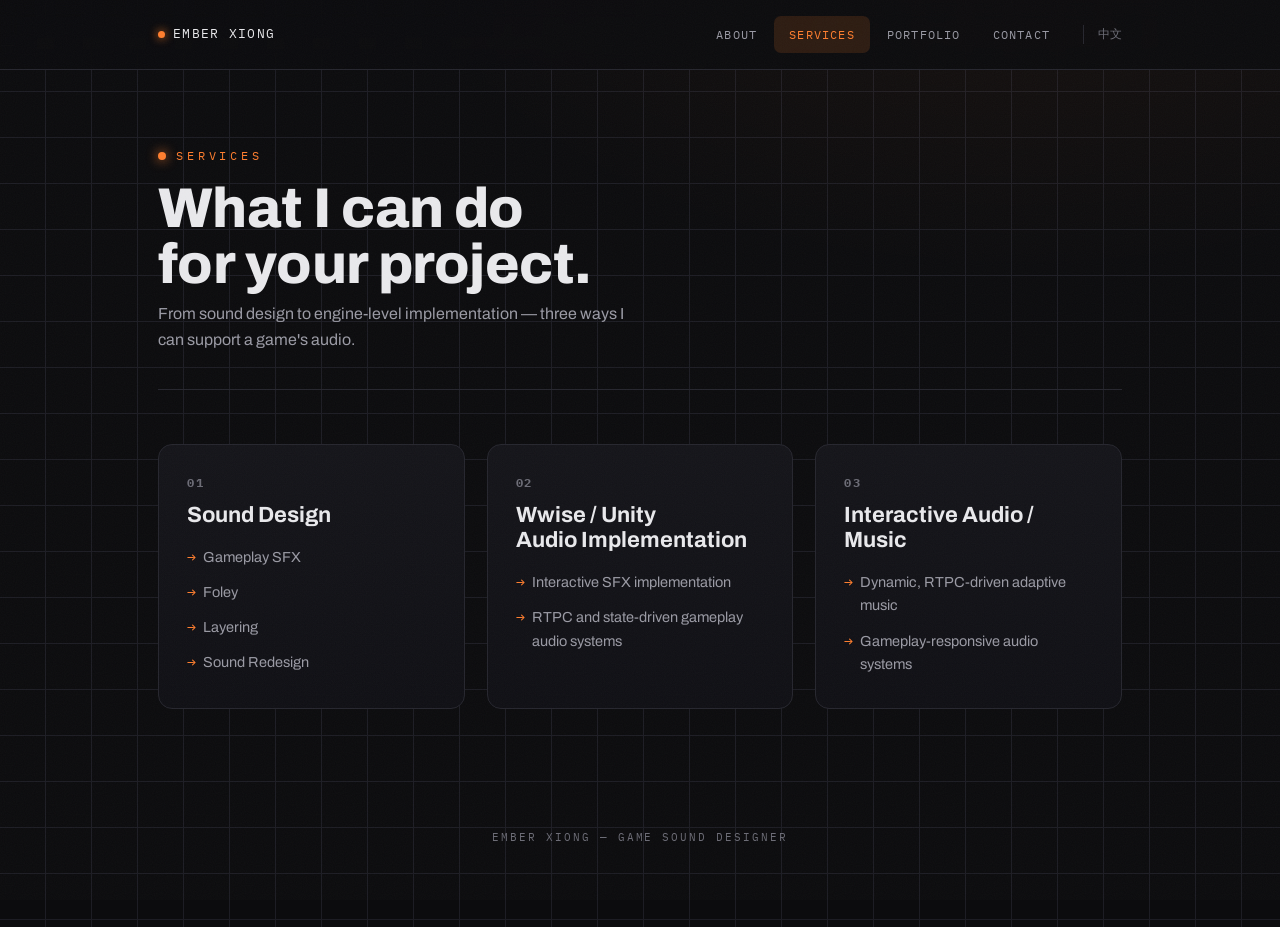
<file: services.html>
<!DOCTYPE html>
<html lang="en">
<head>
<meta charset="UTF-8">
<meta name="viewport" content="width=device-width, initial-scale=1.0">
<title>Services · Ember Xiong</title>
<link rel="preconnect" href="https://fonts.googleapis.com">
<link rel="preconnect" href="https://fonts.gstatic.com" crossorigin>
<link href="https://fonts.googleapis.com/css2?family=Archivo:wght@400;500;600;800&family=Archivo+Expanded:wght@700;800&family=IBM+Plex+Mono:wght@400;500;600&display=swap" rel="stylesheet">
<link rel="stylesheet" href="style.css">
</head>
<body>

<nav class="navbar">
  <div class="wrap">
    <a href="index.html" class="nav-logo">EMBER XIONG</a>
    <div class="nav-right">
      <div class="nav-links">
        <a href="about.html">About</a>
        <a href="services.html" class="active">Services</a>
        <a href="portfolio.html">Portfolio</a>
        <a href="contact.html">Contact</a>
      </div>
      <div class="nav-lang"><a href="zh/services.html">中文</a></div>
      <button class="nav-toggle" aria-label="Menu"><span></span><span></span><span></span></button>
    </div>
  </div>
</nav>

<div class="wrap">
  <header class="page-header">
    <div class="page-eyebrow">Services</div>
    <h1 class="page-title">What I can do<br>for your project.</h1>
    <p class="page-sub">From sound design to engine-level implementation — three ways I can support a game's audio.</p>
  </header>

  <main>
    <div class="services-grid">
      <div class="service-card">
        <div class="no">01</div>
        <h3>Sound Design</h3>
        <ul>
          <li>Gameplay SFX</li>
          <li>Foley</li>
          <li>Layering</li>
          <li>Sound Redesign</li>
        </ul>
      </div>
      <div class="service-card">
        <div class="no">02</div>
        <h3>Wwise / Unity<br>Audio Implementation</h3>
        <ul>
          <li>Interactive SFX implementation</li>
          <li>RTPC and state-driven gameplay audio systems</li>
        </ul>
      </div>
      <div class="service-card">
        <div class="no">03</div>
        <h3>Interactive Audio / Music</h3>
        <ul>
          <li>Dynamic, RTPC-driven adaptive music</li>
          <li>Gameplay-responsive audio systems</li>
        </ul>
      </div>
    </div>
  </main>
</div>

<footer class="site-footer">
  <div class="wrap"><div class="colophon">Ember Xiong — Game Sound Designer</div></div>
</footer>

<script src="script.js"></script>
</body>
</html>
</file>
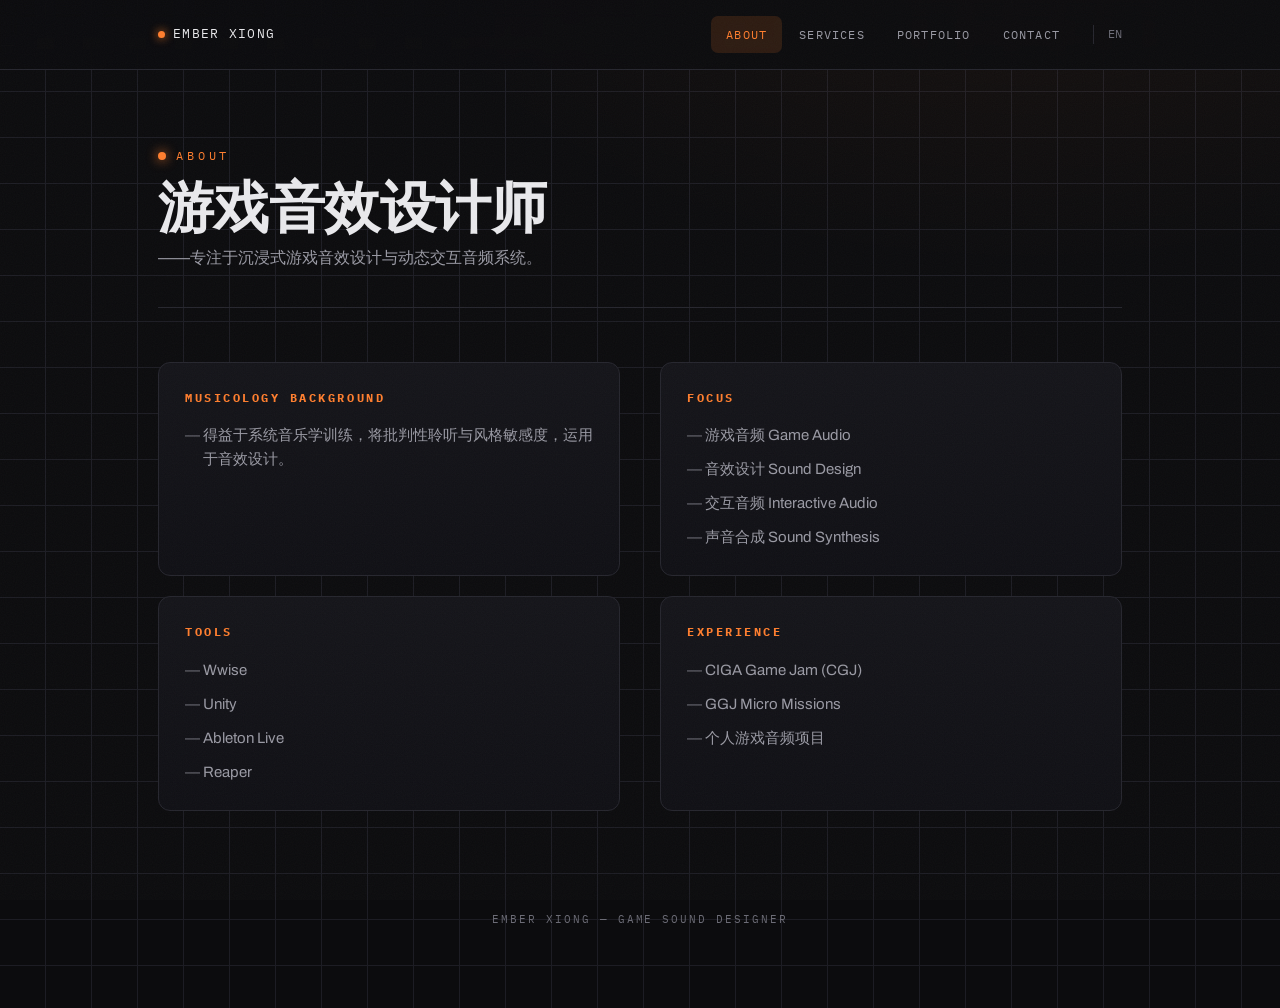
<file: zh/about.html>
<!DOCTYPE html>
<html lang="zh">
<head>
<meta charset="UTF-8">
<meta name="viewport" content="width=device-width, initial-scale=1.0">
<title>About · Ember Xiong</title>
<link rel="preconnect" href="https://fonts.googleapis.com">
<link rel="preconnect" href="https://fonts.gstatic.com" crossorigin>
<link href="https://fonts.googleapis.com/css2?family=Archivo:wght@400;500;600;800&family=Archivo+Expanded:wght@700;800&family=IBM+Plex+Mono:wght@400;500;600&display=swap" rel="stylesheet">
<link rel="stylesheet" href="../style.css">
</head>
<body>

<nav class="navbar">
  <div class="wrap">
    <a href="index.html" class="nav-logo">EMBER XIONG</a>
    <div class="nav-right">
      <div class="nav-links">
        <a href="about.html" class="active">About</a>
        <a href="services.html">Services</a>
        <a href="portfolio.html">Portfolio</a>
        <a href="contact.html">Contact</a>
      </div>
      <div class="nav-lang"><a href="../about.html">EN</a></div>
      <button class="nav-toggle" aria-label="Menu"><span></span><span></span><span></span></button>
    </div>
  </div>
</nav>

<div class="wrap">
  <header class="page-header">
    <div class="page-eyebrow">About</div>
    <h1 class="page-title">游戏音效设计师</h1>
    <p class="page-sub">——专注于沉浸式游戏音效设计与动态交互音频系统。</p>
  </header>

  <main>
    <div class="about-grid">
      <div class="about-block">
        <h3>Musicology Background</h3>
        <ul><li>得益于系统音乐学训练，将批判性聆听与风格敏感度，运用于音效设计。</li></ul>
      </div>
      <div class="about-block">
        <h3>Focus</h3>
        <ul>
          <li>游戏音频 Game Audio</li>
          <li>音效设计 Sound Design</li>
          <li>交互音频 Interactive Audio</li>
          <li>声音合成 Sound Synthesis</li>
        </ul>
      </div>
      <div class="about-block">
        <h3>Tools</h3>
        <ul>
          <li>Wwise</li>
          <li>Unity</li>
          <li>Ableton Live</li>
          <li>Reaper</li>
        </ul>
      </div>
      <div class="about-block">
        <h3>Experience</h3>
        <ul>
          <li>CIGA Game Jam (CGJ)</li>
          <li>GGJ Micro Missions</li>
          <li>个人游戏音频项目</li>
        </ul>
      </div>
    </div>
  </main>
</div>

<footer class="site-footer">
  <div class="wrap"><div class="colophon">Ember Xiong — Game Sound Designer</div></div>
</footer>

<script src="../script.js"></script>
</body>
</html>
</file>
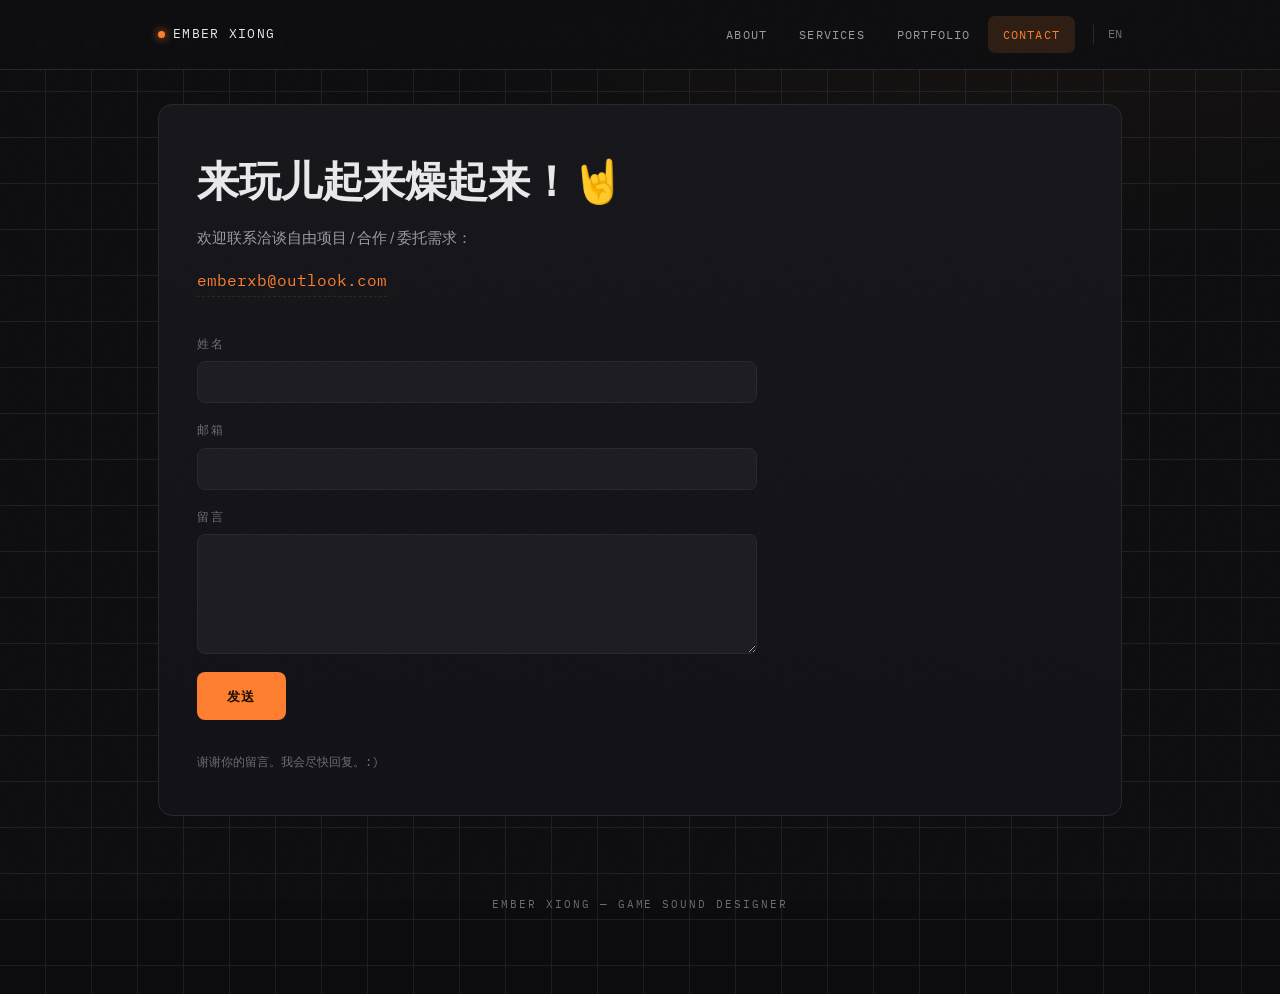
<file: zh/contact.html>
<!DOCTYPE html>
<html lang="zh">
<head>
<meta charset="UTF-8">
<meta name="viewport" content="width=device-width, initial-scale=1.0">
<title>Contact · Ember Xiong</title>
<link rel="preconnect" href="https://fonts.googleapis.com">
<link rel="preconnect" href="https://fonts.gstatic.com" crossorigin>
<link href="https://fonts.googleapis.com/css2?family=Archivo:wght@400;500;600;800&family=Archivo+Expanded:wght@700;800&family=IBM+Plex+Mono:wght@400;500;600&display=swap" rel="stylesheet">
<link rel="stylesheet" href="../style.css">
</head>
<body>

<nav class="navbar">
  <div class="wrap">
    <a href="index.html" class="nav-logo">EMBER XIONG</a>
    <div class="nav-right">
      <div class="nav-links">
        <a href="about.html">About</a>
        <a href="services.html">Services</a>
        <a href="portfolio.html">Portfolio</a>
        <a href="contact.html" class="active">Contact</a>
      </div>
      <div class="nav-lang"><a href="../contact.html">EN</a></div>
      <button class="nav-toggle" aria-label="Menu"><span></span><span></span><span></span></button>
    </div>
  </div>
</nav>

<div class="wrap">
  <main>
    <div class="contact-box">
      <h2>来玩儿起来燥起来！🤘</h2>
      <p class="sub">欢迎联系洽谈自由项目 / 合作 / 委托需求：</p>
      <a class="contact-email" href="mailto:emberxb@outlook.com">emberxb@outlook.com</a>

      <form class="contact-form" action="https://formspree.io/f/yourFormID" method="POST">
        <div class="field">
          <label for="name">姓名</label>
          <input type="text" id="name" name="name" required>
        </div>
        <div class="field">
          <label for="email">邮箱</label>
          <input type="email" id="email" name="email" required>
        </div>
        <div class="field">
          <label for="message">留言</label>
          <textarea id="message" name="message" required></textarea>
        </div>
        <button type="submit" class="form-submit">发送</button>
        <div class="form-note">谢谢你的留言。我会尽快回复。:)</div>
      </form>
    </div>
  </main>
</div>

<footer class="site-footer">
  <div class="wrap"><div class="colophon">Ember Xiong — Game Sound Designer</div></div>
</footer>

<script src="../script.js"></script>
</body>
</html>
</file>
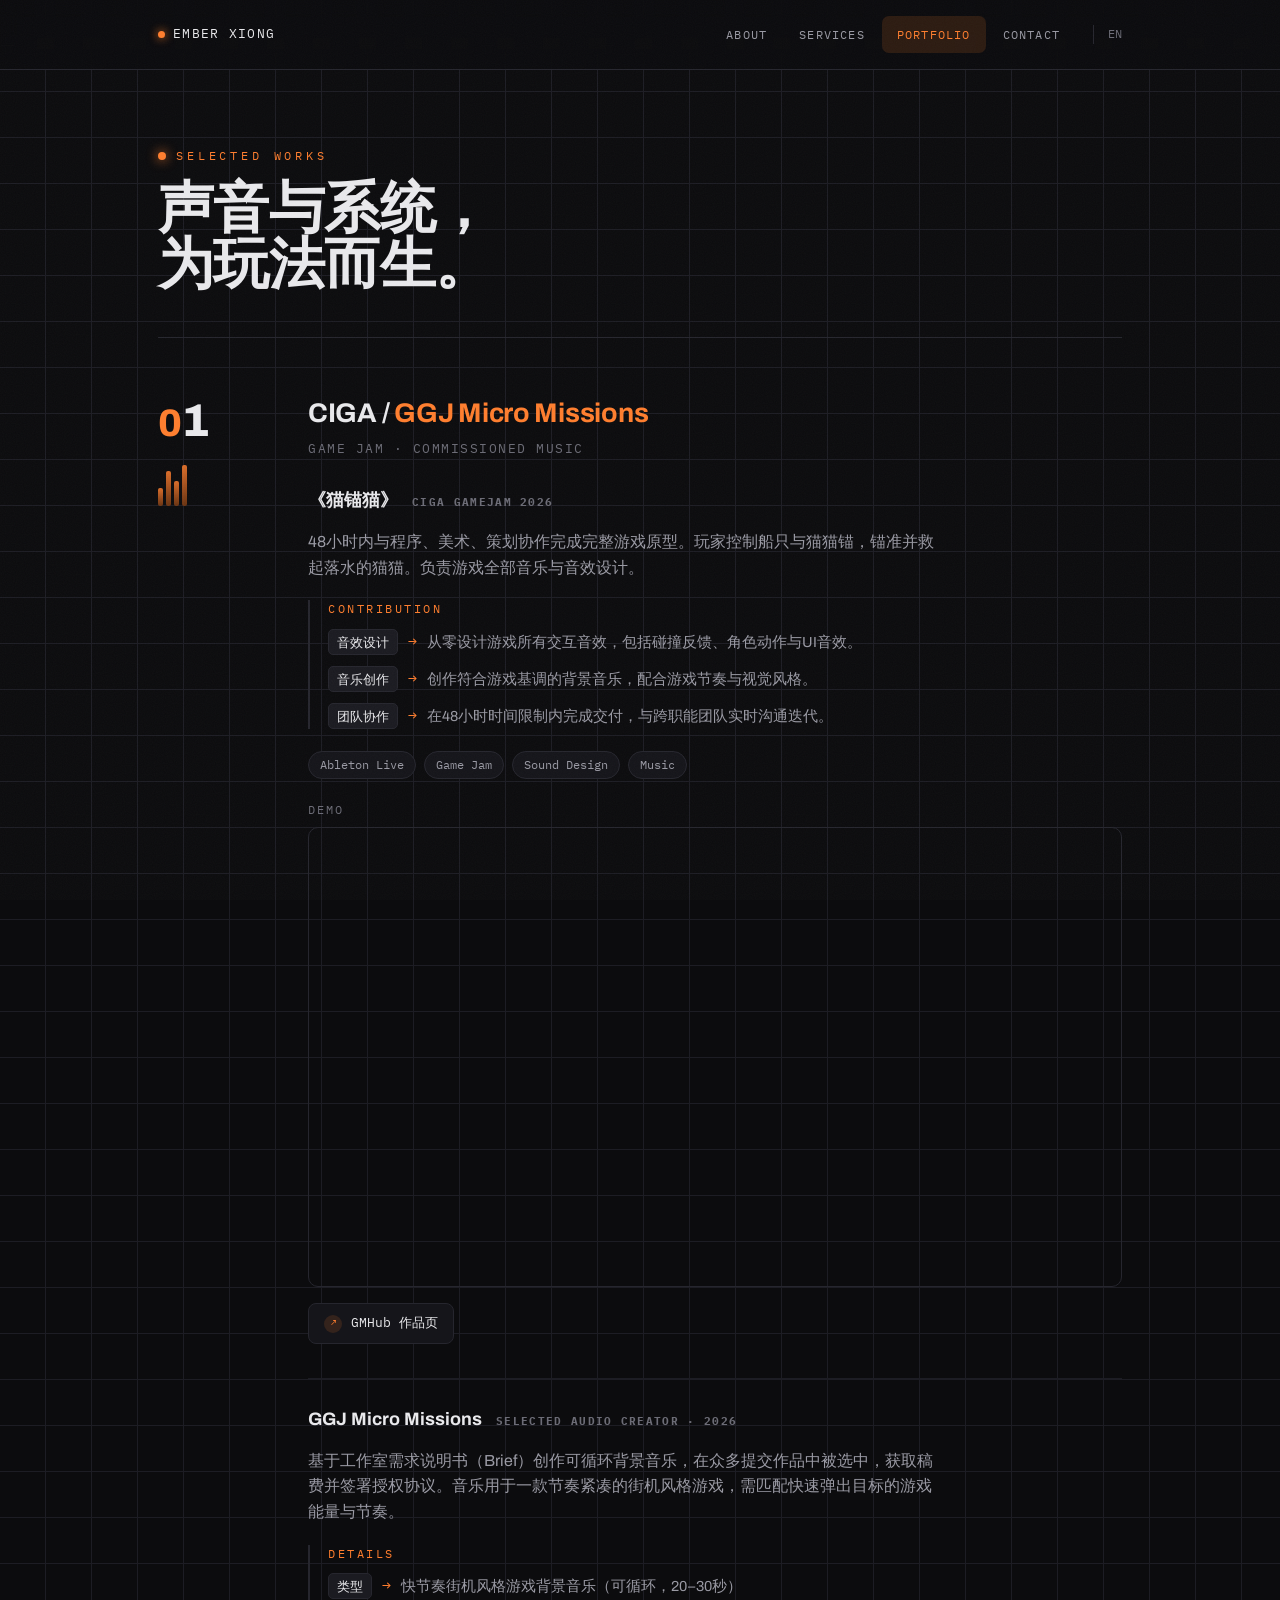
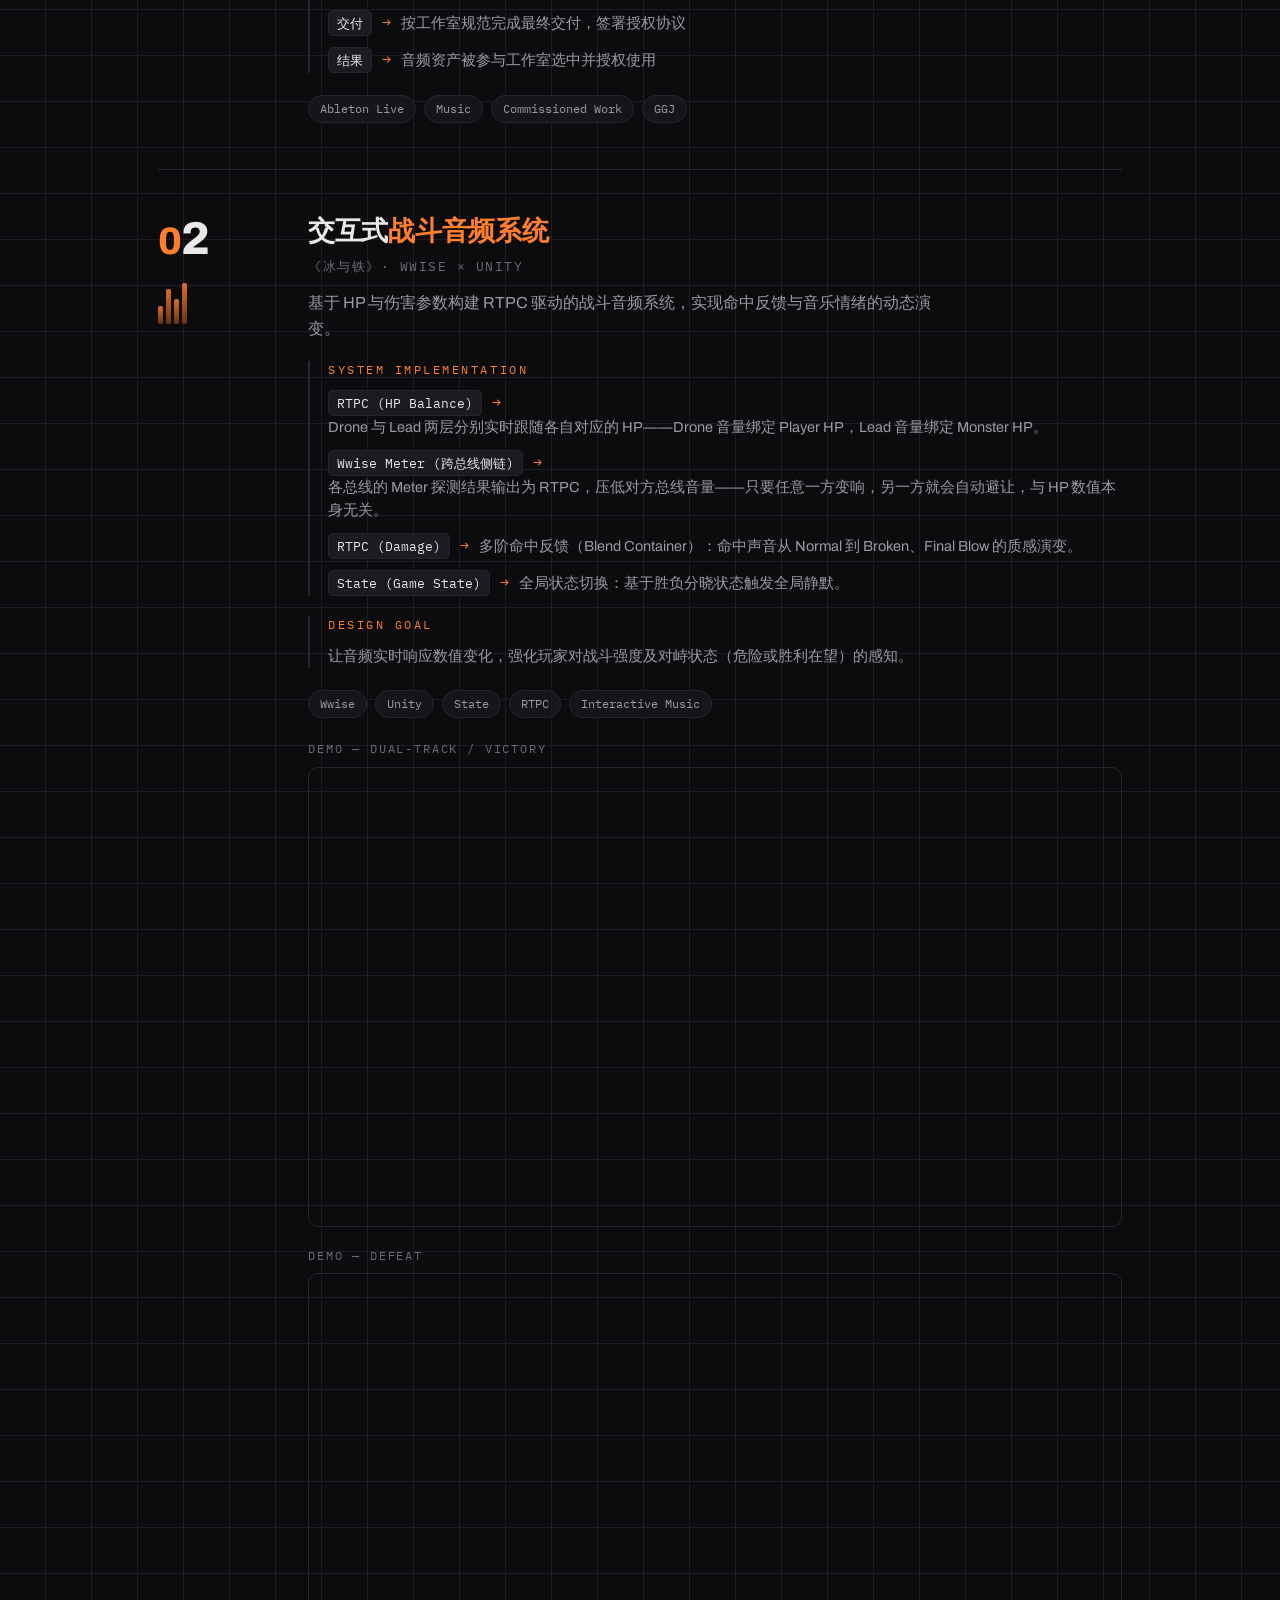
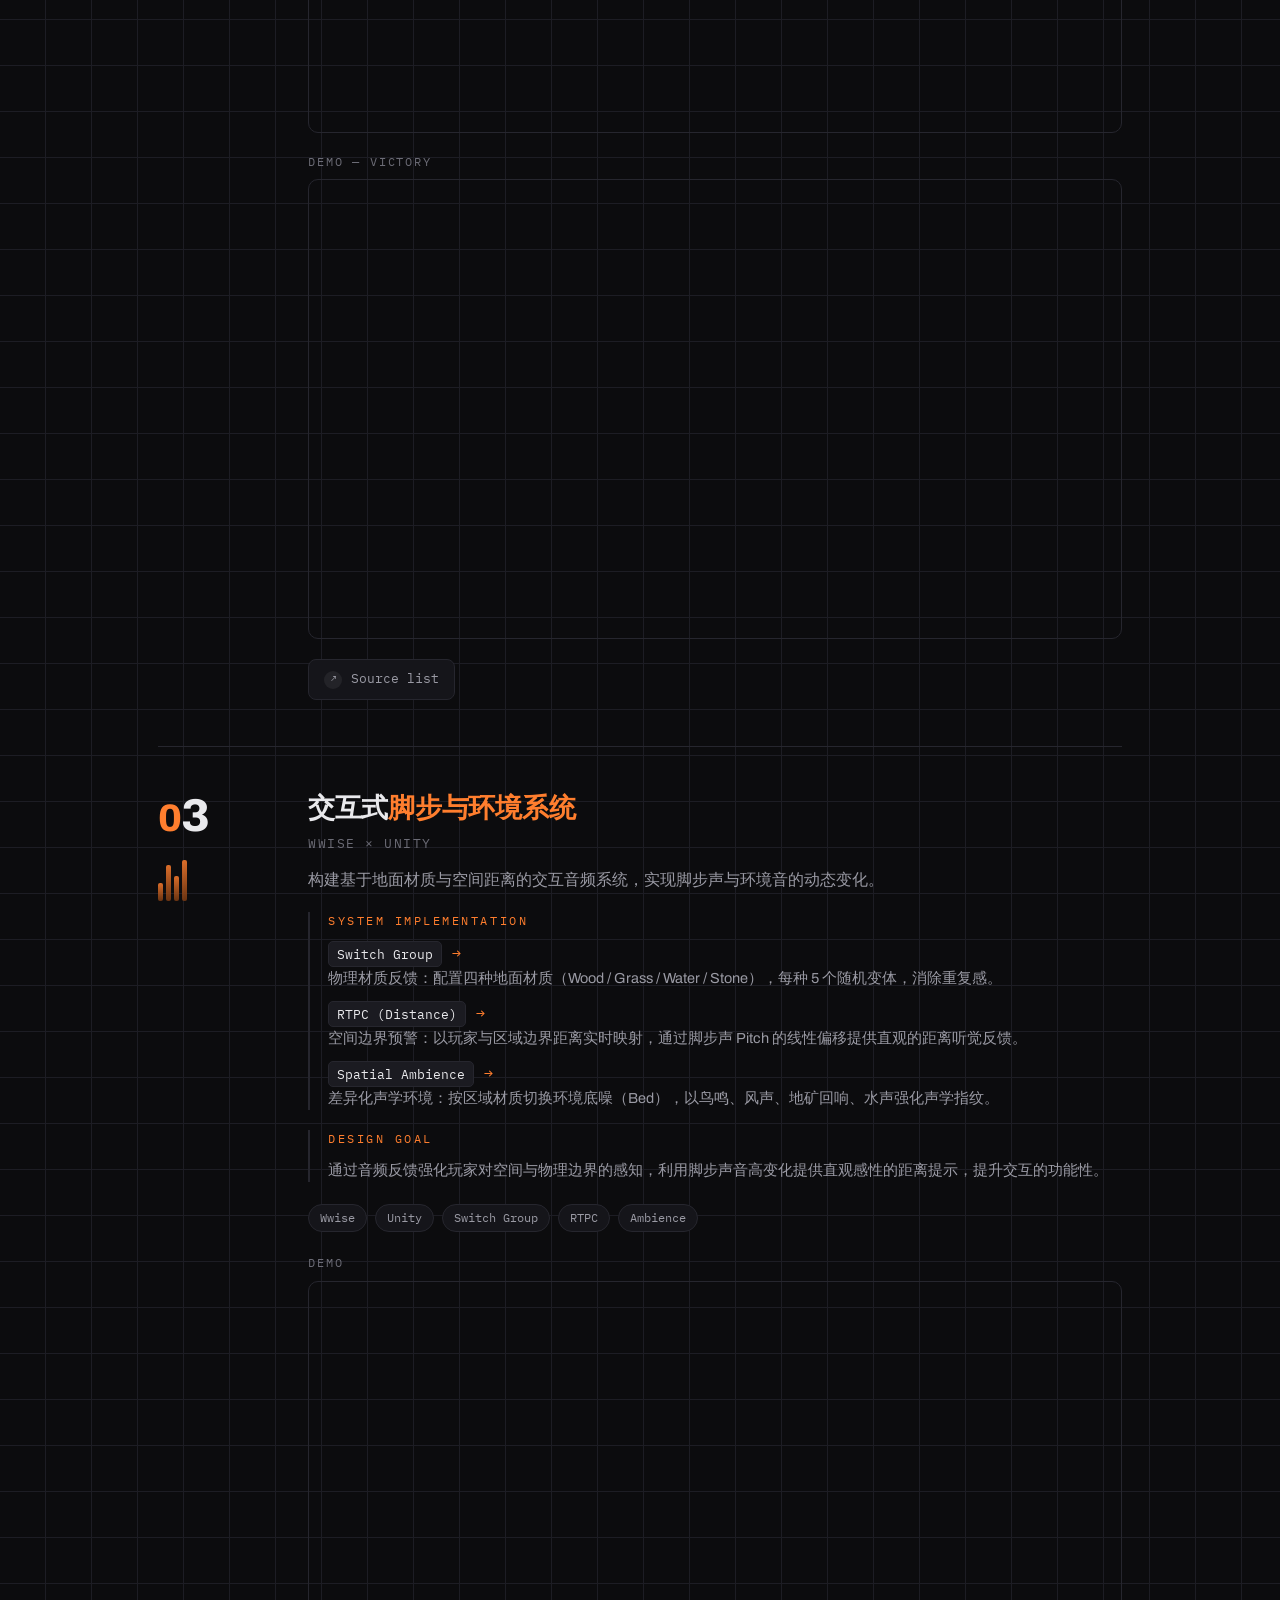
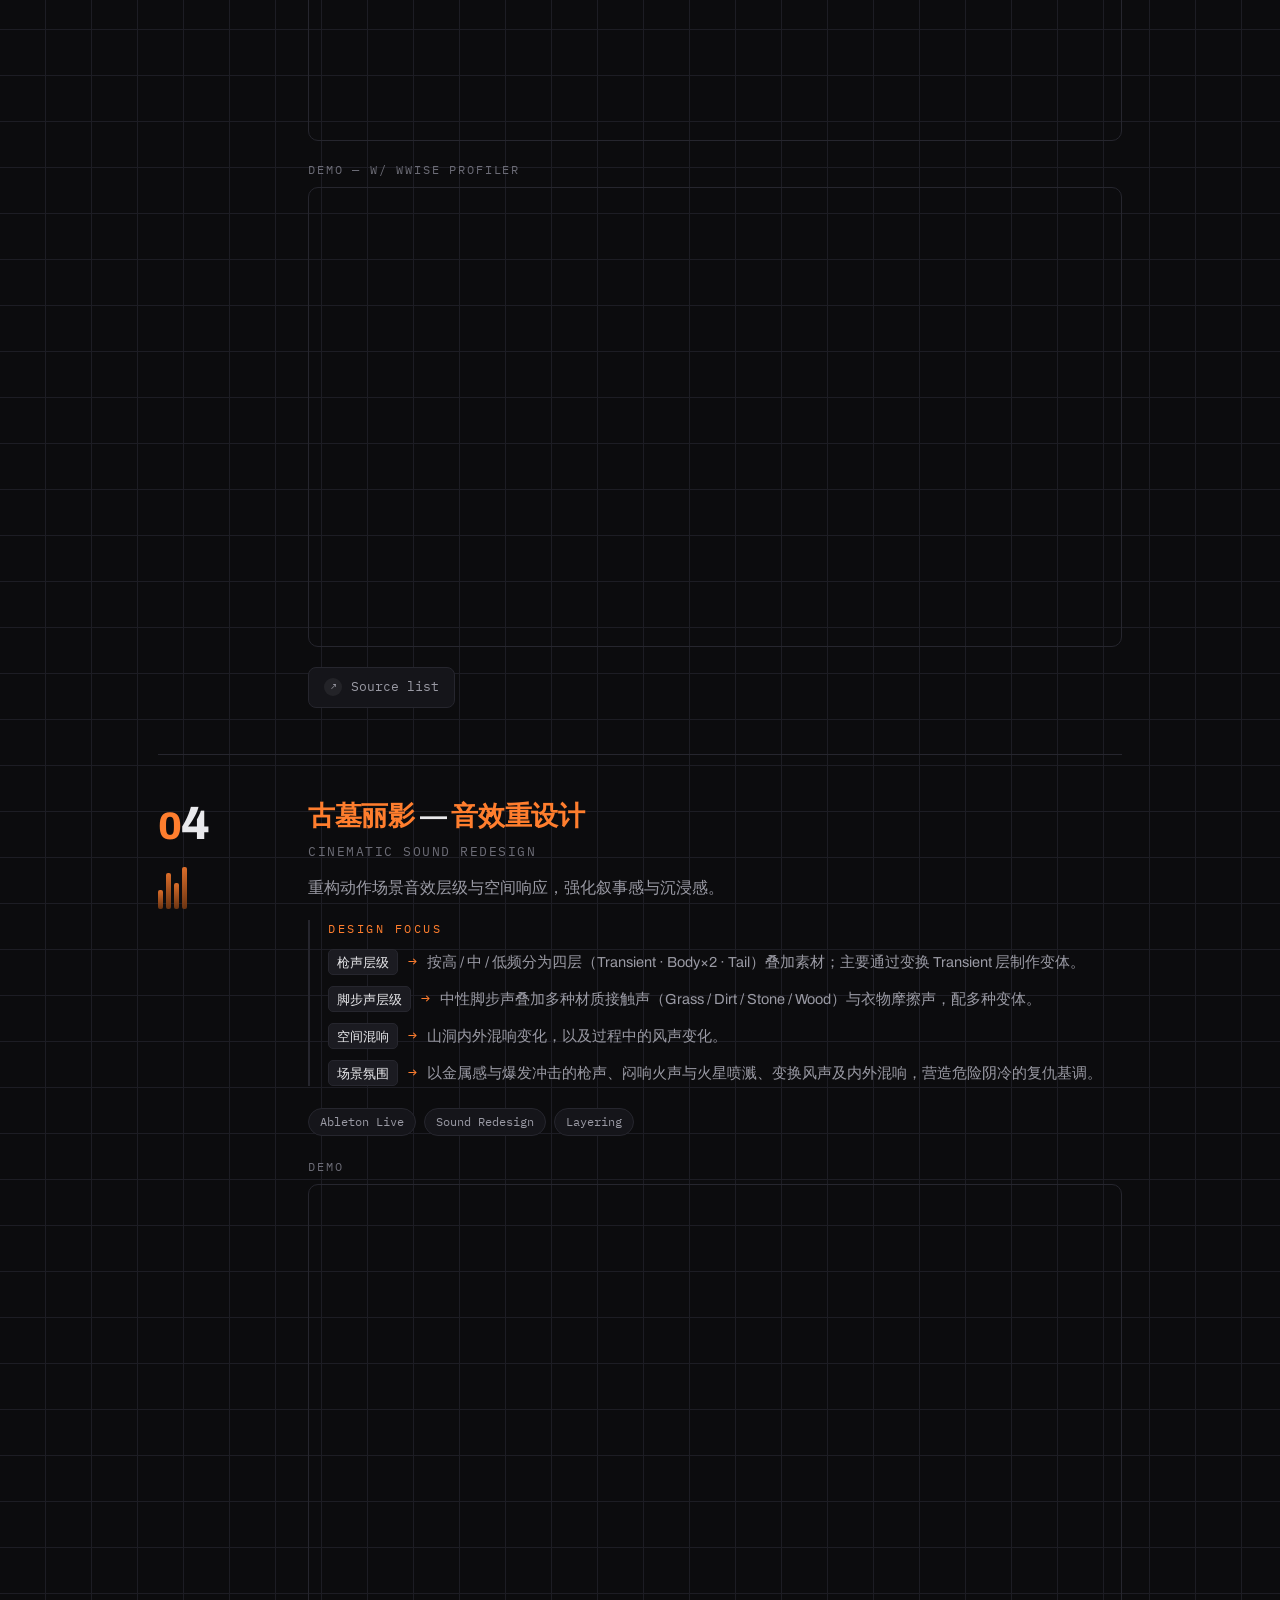
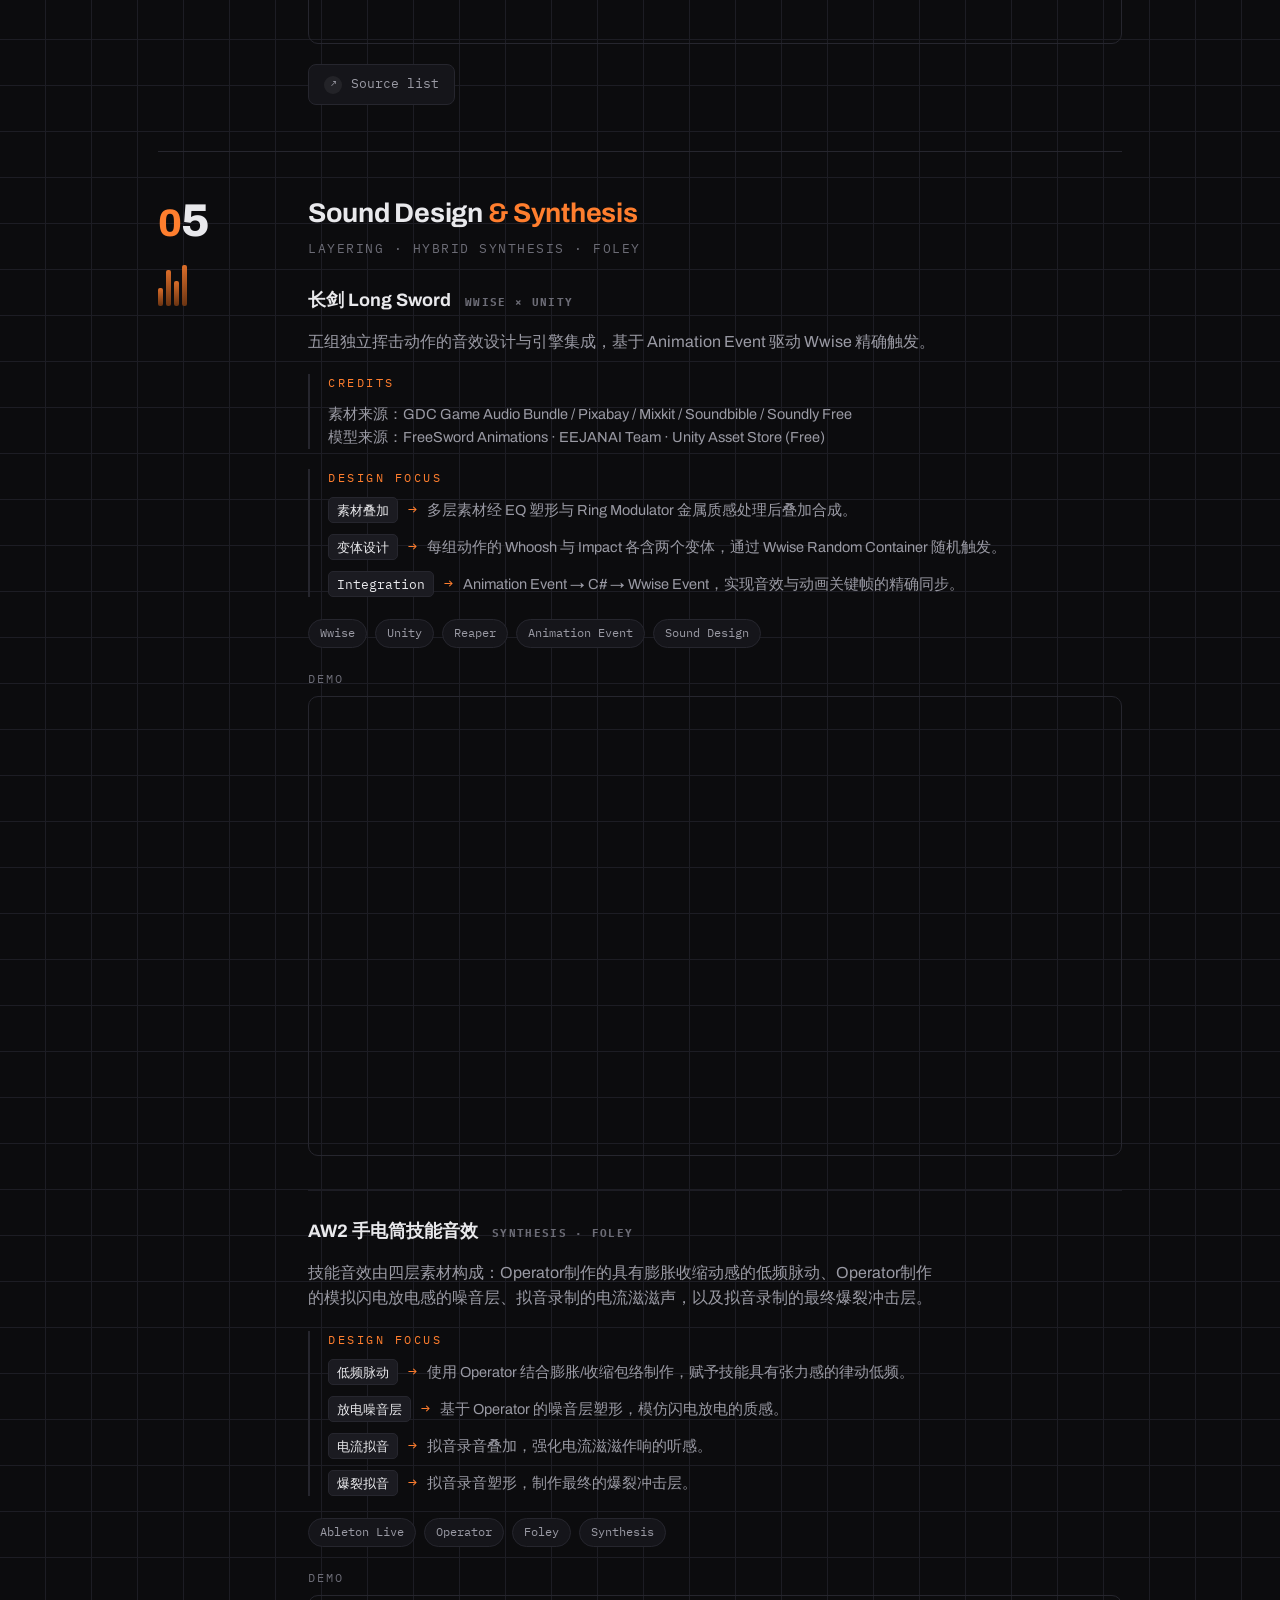
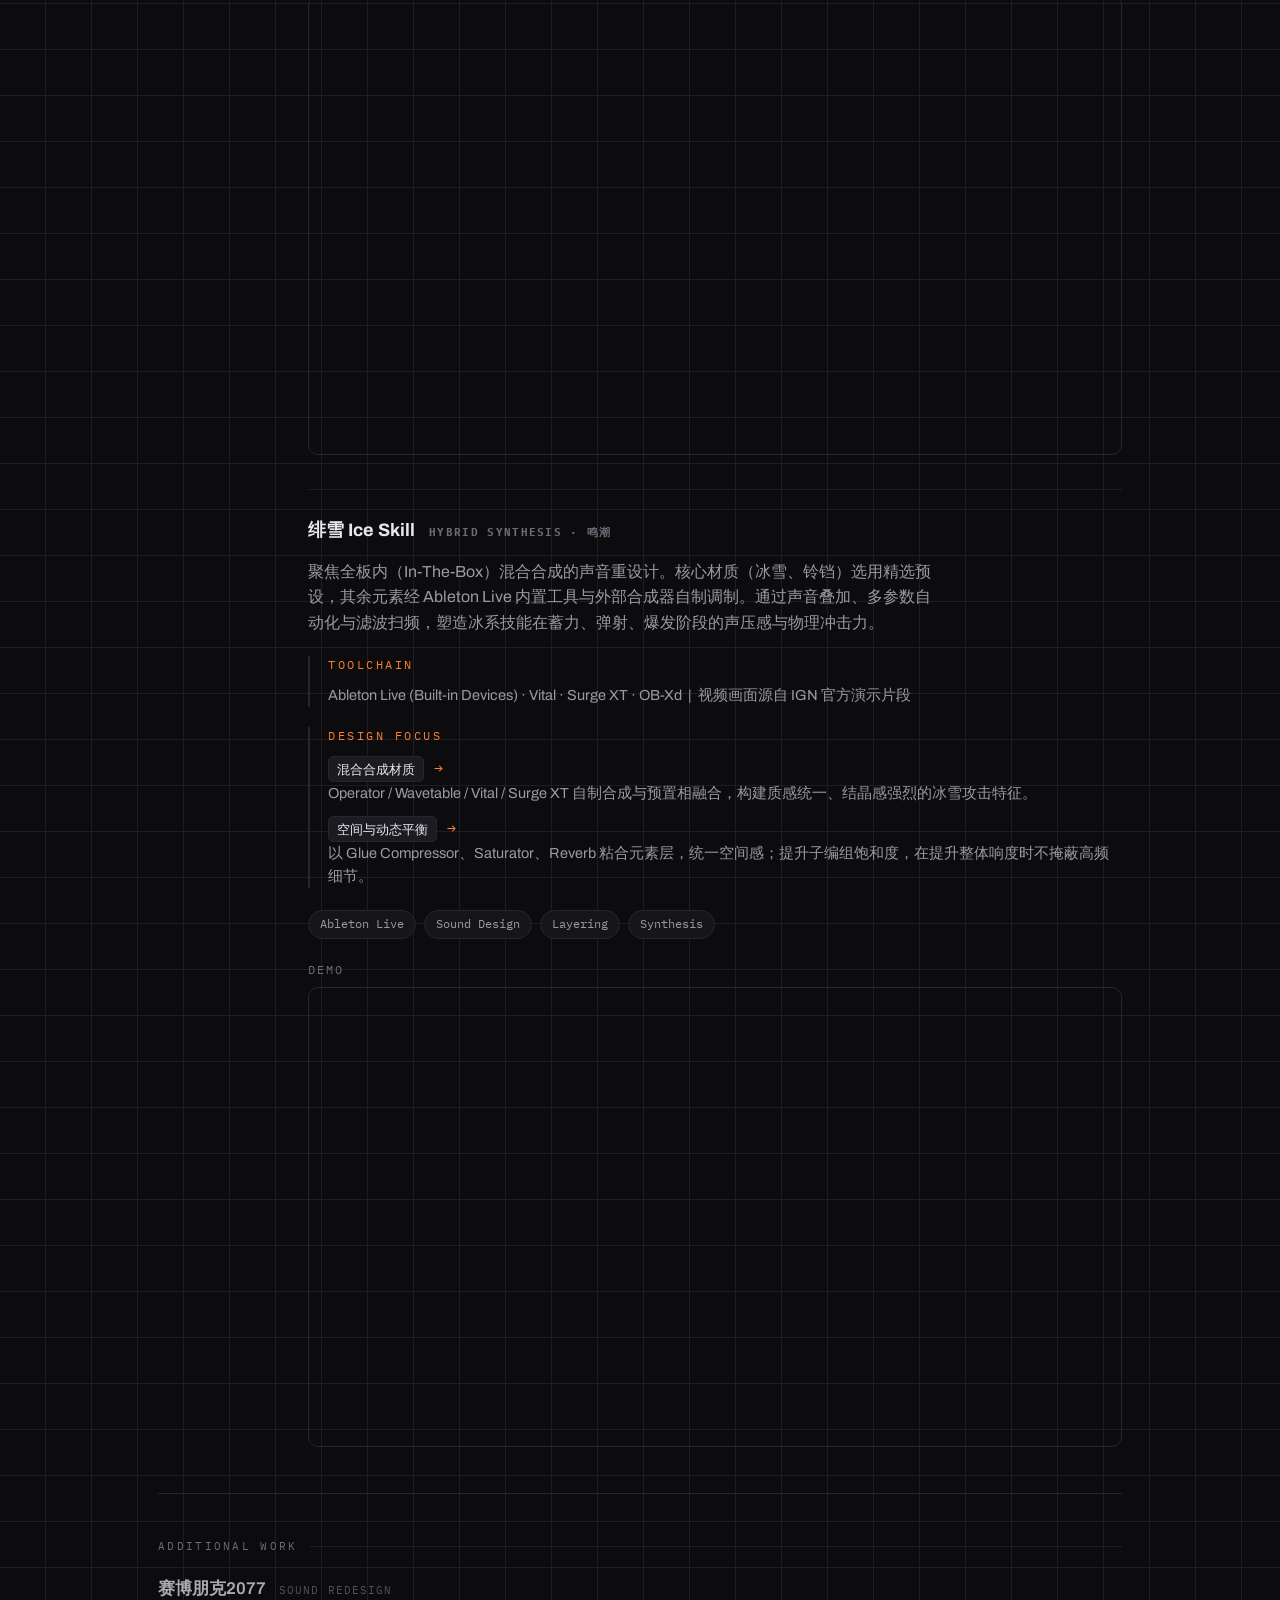
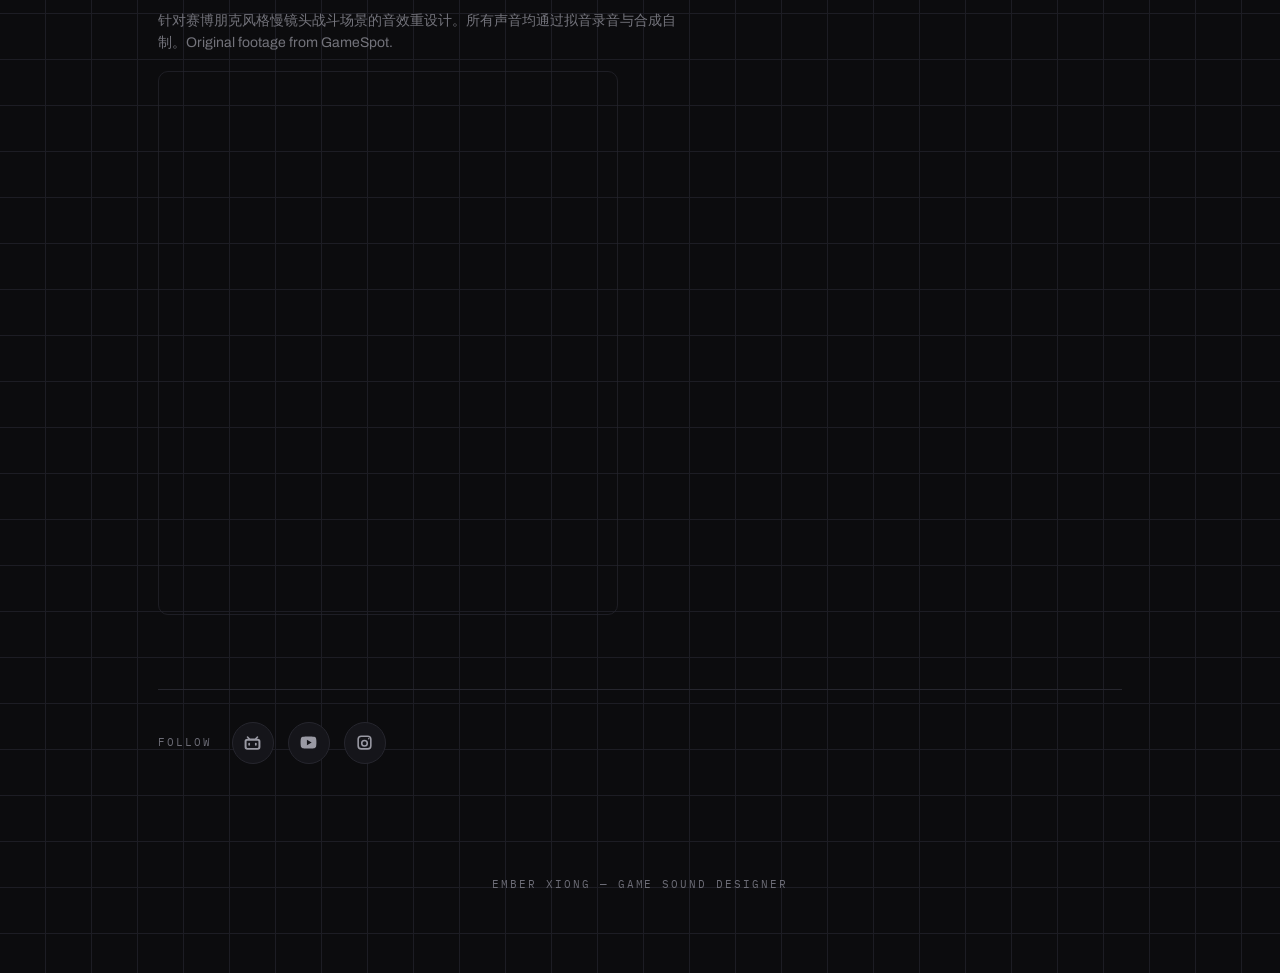
<file: zh/portfolio.html>
<!DOCTYPE html>
<html lang="zh">
<head>
<meta charset="UTF-8">
<meta name="viewport" content="width=device-width, initial-scale=1.0">
<title>Portfolio · Ember Xiong</title>
<link rel="preconnect" href="https://fonts.googleapis.com">
<link rel="preconnect" href="https://fonts.gstatic.com" crossorigin>
<link href="https://fonts.googleapis.com/css2?family=Archivo:wght@400;500;600;800&family=Archivo+Expanded:wght@700;800&family=IBM+Plex+Mono:wght@400;500;600&display=swap" rel="stylesheet">
<link rel="stylesheet" href="../style.css">
</head>
<body>

<nav class="navbar">
  <div class="wrap">
    <a href="index.html" class="nav-logo">EMBER XIONG</a>
    <div class="nav-right">
      <div class="nav-links">
        <a href="about.html">About</a>
        <a href="services.html">Services</a>
        <a href="portfolio.html" class="active">Portfolio</a>
        <a href="contact.html">Contact</a>
      </div>
      <div class="nav-lang"><a href="../portfolio.html">EN</a></div>
      <button class="nav-toggle" aria-label="Menu"><span></span><span></span><span></span></button>
    </div>
  </div>
</nav>

<div class="wrap">
  <header class="page-header">
    <div class="page-eyebrow">Selected Works</div>
    <h1 class="page-title">声音与系统，<br>为玩法而生。</h1>
  </header>

  <main>

    <!-- 01 CIGA / GGJ -->
    <article class="track" style="--i:1">
      <div class="rail"><div class="no"><small>0</small>1</div><div class="meter"><span></span><span></span><span></span><span></span></div></div>
      <div class="body">
        <h2 class="title">CIGA / <span class="accent">GGJ Micro Missions</span></h2>
        <div class="stack">Game Jam · Commissioned Music</div>

        <div class="subworks">
          <div class="subwork">
            <h3><span class="cn">《猫锚猫》</span> <span class="tag">CiGA GameJam 2026</span></h3>
            <p class="desc">48小时内与程序、美术、策划协作完成完整游戏原型。玩家控制船只与猫猫锚，锚准并救起落水的猫猫。负责游戏全部音乐与音效设计。</p>
            <div class="block">
              <div class="block__h">Contribution</div>
              <ul class="patch">
                <li><code>音效设计</code><span class="arr">→</span>从零设计游戏所有交互音效，包括碰撞反馈、角色动作与UI音效。</li>
                <li><code>音乐创作</code><span class="arr">→</span>创作符合游戏基调的背景音乐，配合游戏节奏与视觉风格。</li>
                <li><code>团队协作</code><span class="arr">→</span>在48小时时间限制内完成交付，与跨职能团队实时沟通迭代。</li>
              </ul>
            </div>
            <div class="chips"><span class="chip">Ableton Live</span><span class="chip">Game Jam</span><span class="chip">Sound Design</span><span class="chip">Music</span></div>
            <div class="videos">
              <div class="video-wrap">
                <div class="video-label">Demo</div>
                <div class="video-container"><iframe src="//player.bilibili.com/player.html?bvid=BV17BTy66ETz&autoplay=0" allowfullscreen></iframe></div>
              </div>
            </div>
            <div class="cues" style="margin-top:16px">
              <a class="cue" href="https://www.gmhub.com/game/10353" target="_blank"><span class="ico">↗</span>GMHub 作品页</a>
            </div>
          </div>

          <div class="subwork">
            <h3>GGJ Micro Missions <span class="tag">Selected Audio Creator · 2026</span></h3>
            <p class="desc">基于工作室需求说明书（Brief）创作可循环背景音乐，在众多提交作品中被选中，获取稿费并签署授权协议。音乐用于一款节奏紧凑的街机风格游戏，需匹配快速弹出目标的游戏能量与节奏。</p>
            <div class="block">
              <div class="block__h">Details</div>
              <ul class="patch">
                <li><code>类型</code><span class="arr">→</span>快节奏街机风格游戏背景音乐（可循环，20–30秒）</li>
                <li><code>交付</code><span class="arr">→</span>按工作室规范完成最终交付，签署授权协议</li>
                <li><code>结果</code><span class="arr">→</span>音频资产被参与工作室选中并授权使用</li>
              </ul>
            </div>
            <div class="chips"><span class="chip">Ableton Live</span><span class="chip">Music</span><span class="chip">Commissioned Work</span><span class="chip">GGJ</span></div>
          </div>
        </div>
      </div>
    </article>

    <!-- 02 Combat -->
    <article class="track" style="--i:2">
      <div class="rail"><div class="no"><small>0</small>2</div><div class="meter"><span></span><span></span><span></span><span></span></div></div>
      <div class="body">
        <h2 class="title">交互式<span class="accent">战斗音频系统</span></h2>
        <div class="stack"><span class="cn">《冰与铁》</span>· Wwise × Unity</div>
        <p class="desc">基于 HP 与伤害参数构建 RTPC 驱动的战斗音频系统，实现命中反馈与音乐情绪的动态演变。</p>
        <div class="block">
          <div class="block__h">System Implementation</div>
          <ul class="patch">
            <li><code>RTPC (HP Balance)</code><span class="arr">→</span>Drone 与 Lead 两层分别实时跟随各自对应的 HP——Drone 音量绑定 Player HP，Lead 音量绑定 Monster HP。</li>
            <li><code>Wwise Meter (跨总线侧链)</code><span class="arr">→</span>各总线的 Meter 探测结果输出为 RTPC，压低对方总线音量——只要任意一方变响，另一方就会自动避让，与 HP 数值本身无关。</li>
            <li><code>RTPC (Damage)</code><span class="arr">→</span>多阶命中反馈（Blend Container）：命中声音从 Normal 到 Broken、Final Blow 的质感演变。</li>
            <li><code>State (Game State)</code><span class="arr">→</span>全局状态切换：基于胜负分晓状态触发全局静默。</li>
          </ul>
        </div>
        <div class="block">
          <div class="block__h">Design Goal</div>
          <p>让音频实时响应数值变化，强化玩家对战斗强度及对峙状态（危险或胜利在望）的感知。</p>
        </div>
        <div class="chips"><span class="chip">Wwise</span><span class="chip">Unity</span><span class="chip">State</span><span class="chip">RTPC</span><span class="chip">Interactive Music</span></div>
        <div class="videos">
          <div class="video-wrap">
            <div class="video-label">Demo — Dual-track / Victory</div>
            <div class="video-container"><iframe src="//player.bilibili.com/player.html?bvid=BV1LCEj6XEJQ&autoplay=0" allowfullscreen></iframe></div>
          </div>
          <div class="video-wrap">
            <div class="video-label">Demo — Defeat</div>
            <div class="video-container"><iframe src="//player.bilibili.com/player.html?bvid=BV1SdEj6yEqi&autoplay=0" allowfullscreen></iframe></div>
          </div>
          <div class="video-wrap">
            <div class="video-label">Demo — Victory</div>
            <div class="video-container"><iframe src="//player.bilibili.com/player.html?bvid=BV1gREj6LET2&autoplay=0" allowfullscreen></iframe></div>
          </div>
        </div>
        <div class="cues">
          <a class="cue cue--doc" href="../Combat_Demo%20Source%20List.pdf"><span class="ico">↗</span>Source list</a>
        </div>
      </div>
    </article>

    <!-- 03 Footstep -->
    <article class="track" style="--i:3">
      <div class="rail"><div class="no"><small>0</small>3</div><div class="meter"><span></span><span></span><span></span><span></span></div></div>
      <div class="body">
        <h2 class="title">交互式<span class="accent">脚步与环境系统</span></h2>
        <div class="stack">Wwise × Unity</div>
        <p class="desc">构建基于地面材质与空间距离的交互音频系统，实现脚步声与环境音的动态变化。</p>
        <div class="block">
          <div class="block__h">System Implementation</div>
          <ul class="patch">
            <li><code>Switch Group</code><span class="arr">→</span>物理材质反馈：配置四种地面材质（Wood / Grass / Water / Stone），每种 5 个随机变体，消除重复感。</li>
            <li><code>RTPC (Distance)</code><span class="arr">→</span>空间边界预警：以玩家与区域边界距离实时映射，通过脚步声 Pitch 的线性偏移提供直观的距离听觉反馈。</li>
            <li><code>Spatial Ambience</code><span class="arr">→</span>差异化声学环境：按区域材质切换环境底噪（Bed），以鸟鸣、风声、地矿回响、水声强化声学指纹。</li>
          </ul>
        </div>
        <div class="block">
          <div class="block__h">Design Goal</div>
          <p>通过音频反馈强化玩家对空间与物理边界的感知，利用脚步声音高变化提供直观感性的距离提示，提升交互的功能性。</p>
        </div>
        <div class="chips"><span class="chip">Wwise</span><span class="chip">Unity</span><span class="chip">Switch Group</span><span class="chip">RTPC</span><span class="chip">Ambience</span></div>
        <div class="videos">
          <div class="video-wrap">
            <div class="video-label">Demo</div>
            <div class="video-container"><iframe src="//player.bilibili.com/player.html?bvid=BV1cVE76AEem&autoplay=0" allowfullscreen></iframe></div>
          </div>
          <div class="video-wrap">
            <div class="video-label">Demo — w/ Wwise Profiler</div>
            <div class="video-container"><iframe src="//player.bilibili.com/player.html?bvid=BV1vCEj6XEdc&autoplay=0" allowfullscreen></iframe></div>
          </div>
        </div>
        <div class="cues">
          <a class="cue cue--doc" href="../Wwise_Unity%20Demo%20Source%20List.pdf"><span class="ico">↗</span>Source list</a>
        </div>
      </div>
    </article>

    <!-- 04 Tomb Raider -->
    <article class="track" style="--i:4">
      <div class="rail"><div class="no"><small>0</small>4</div><div class="meter"><span></span><span></span><span></span><span></span></div></div>
      <div class="body">
        <h2 class="title"><span class="cn">古墓丽影</span> — <span class="accent">音效重设计</span></h2>
        <div class="stack">Cinematic Sound Redesign</div>
        <p class="desc">重构动作场景音效层级与空间响应，强化叙事感与沉浸感。</p>
        <div class="block">
          <div class="block__h">Design Focus</div>
          <ul class="patch">
            <li><code>枪声层级</code><span class="arr">→</span>按高 / 中 / 低频分为四层（Transient · Body×2 · Tail）叠加素材；主要通过变换 Transient 层制作变体。</li>
            <li><code>脚步声层级</code><span class="arr">→</span>中性脚步声叠加多种材质接触声（Grass / Dirt / Stone / Wood）与衣物摩擦声，配多种变体。</li>
            <li><code>空间混响</code><span class="arr">→</span>山洞内外混响变化，以及过程中的风声变化。</li>
            <li><code>场景氛围</code><span class="arr">→</span>以金属感与爆发冲击的枪声、闷响火声与火星喷溅、变换风声及内外混响，营造危险阴冷的复仇基调。</li>
          </ul>
        </div>
        <div class="chips"><span class="chip">Ableton Live</span><span class="chip">Sound Redesign</span><span class="chip">Layering</span></div>
        <div class="videos">
          <div class="video-wrap">
            <div class="video-label">Demo</div>
            <div class="video-container"><iframe src="//player.bilibili.com/player.html?bvid=BV1F5E76aEYN&autoplay=0" allowfullscreen></iframe></div>
          </div>
        </div>
        <div class="cues">
          <a class="cue cue--doc" href="../Tomb%20Raider%20Demo%20Source%20List.pdf"><span class="ico">↗</span>Source list</a>
        </div>
      </div>
    </article>

    <!-- 05 Sound Design & Synthesis -->
    <article class="track" style="--i:5">
      <div class="rail"><div class="no"><small>0</small>5</div><div class="meter"><span></span><span></span><span></span><span></span></div></div>
      <div class="body">
        <h2 class="title">Sound Design <span class="accent">&amp; Synthesis</span></h2>
        <div class="stack">Layering · Hybrid Synthesis · Foley</div>

        <div class="subworks">
          <div class="subwork">
            <h3>长剑 Long Sword <span class="tag">Wwise × Unity</span></h3>
            <p class="desc">五组独立挥击动作的音效设计与引擎集成，基于 Animation Event 驱动 Wwise 精确触发。</p>
            <div class="block">
              <div class="block__h">Credits</div>
              <p>素材来源：GDC Game Audio Bundle / Pixabay / Mixkit / Soundbible / Soundly Free</p>
              <p>模型来源：FreeSword Animations · EEJANAI Team · Unity Asset Store (Free)</p>
            </div>
            <div class="block">
              <div class="block__h">Design Focus</div>
              <ul class="patch">
                <li><code>素材叠加</code><span class="arr">→</span>多层素材经 EQ 塑形与 Ring Modulator 金属质感处理后叠加合成。</li>
                <li><code>变体设计</code><span class="arr">→</span>每组动作的 Whoosh 与 Impact 各含两个变体，通过 Wwise Random Container 随机触发。</li>
                <li><code>Integration</code><span class="arr">→</span>Animation Event → C# → Wwise Event，实现音效与动画关键帧的精确同步。</li>
              </ul>
            </div>
            <div class="chips"><span class="chip">Wwise</span><span class="chip">Unity</span><span class="chip">Reaper</span><span class="chip">Animation Event</span><span class="chip">Sound Design</span></div>
            <div class="videos">
              <div class="video-wrap">
                <div class="video-label">Demo</div>
                <div class="video-container"><iframe src="//player.bilibili.com/player.html?bvid=BV1FuEm67EWu&autoplay=0" allowfullscreen></iframe></div>
              </div>
            </div>
          </div>

          <div class="subwork">
            <h3>AW2 手电筒技能音效 <span class="tag">Synthesis · Foley</span></h3>
            <p class="desc">技能音效由四层素材构成：Operator制作的具有膨胀收缩动感的低频脉动、Operator制作的模拟闪电放电感的噪音层、拟音录制的电流滋滋声，以及拟音录制的最终爆裂冲击层。</p>
            <div class="block">
              <div class="block__h">Design Focus</div>
              <ul class="patch">
                <li><code>低频脉动</code><span class="arr">→</span>使用 Operator 结合膨胀/收缩包络制作，赋予技能具有张力感的律动低频。</li>
                <li><code>放电噪音层</code><span class="arr">→</span>基于 Operator 的噪音层塑形，模仿闪电放电的质感。</li>
                <li><code>电流拟音</code><span class="arr">→</span>拟音录音叠加，强化电流滋滋作响的听感。</li>
                <li><code>爆裂拟音</code><span class="arr">→</span>拟音录音塑形，制作最终的爆裂冲击层。</li>
              </ul>
            </div>
            <div class="chips"><span class="chip">Ableton Live</span><span class="chip">Operator</span><span class="chip">Foley</span><span class="chip">Synthesis</span></div>
            <div class="videos">
              <div class="video-wrap">
                <div class="video-label">Demo</div>
                <div class="video-container"><iframe src="//player.bilibili.com/player.html?bvid=BV1xabX6AEu6&autoplay=0" allowfullscreen></iframe></div>
              </div>
            </div>
          </div>

          <div class="subwork">
            <h3><span class="cn">绯雪</span> Ice Skill <span class="tag">Hybrid Synthesis · 鸣潮</span></h3>
            <p class="desc">聚焦全板内（In-The-Box）混合合成的声音重设计。核心材质（冰雪、铃铛）选用精选预设，其余元素经 Ableton Live 内置工具与外部合成器自制调制。通过声音叠加、多参数自动化与滤波扫频，塑造冰系技能在蓄力、弹射、爆发阶段的声压感与物理冲击力。</p>
            <div class="block">
              <div class="block__h">Toolchain</div>
              <p>Ableton Live (Built-in Devices) · Vital · Surge XT · OB-Xd &nbsp;|&nbsp; 视频画面源自 IGN 官方演示片段</p>
            </div>
            <div class="block">
              <div class="block__h">Design Focus</div>
              <ul class="patch">
                <li><code>混合合成材质</code><span class="arr">→</span>Operator / Wavetable / Vital / Surge XT 自制合成与预置相融合，构建质感统一、结晶感强烈的冰雪攻击特征。</li>
                <li><code>空间与动态平衡</code><span class="arr">→</span>以 Glue Compressor、Saturator、Reverb 粘合元素层，统一空间感；提升子编组饱和度，在提升整体响度时不掩蔽高频细节。</li>
              </ul>
            </div>
            <div class="chips"><span class="chip">Ableton Live</span><span class="chip">Sound Design</span><span class="chip">Layering</span><span class="chip">Synthesis</span></div>
            <div class="videos">
              <div class="video-wrap">
                <div class="video-label">Demo</div>
                <div class="video-container"><iframe src="//player.bilibili.com/player.html?bvid=BV18dEj6yEGL&autoplay=0" allowfullscreen></iframe></div>
              </div>
            </div>
          </div>
        </div>
      </div>
    </article>

    <!-- Additional Work -->
    <div class="additional">
      <div class="label">Additional Work</div>
      <div class="additional-card">
        <h3>赛博朋克2077 <span class="tag">Sound Redesign</span></h3>
        <p>针对赛博朋克风格慢镜头战斗场景的音效重设计。所有声音均通过拟音录音与合成自制。Original footage from GameSpot.</p>
        <div class="video-container"><iframe src="//player.bilibili.com/player.html?bvid=BV17QN76FERR&autoplay=0" allowfullscreen></iframe></div>
      </div>
    </div>

    <div class="social-footer">
      <span class="label">Follow</span>
      <a class="social-icon" href="https://space.bilibili.com/15856260" target="_blank" aria-label="Bilibili" title="Bilibili">
        <svg viewBox="0 0 24 24"><path d="M17.6 4.5 15.1 7h-6.2L6.4 4.5a1 1 0 0 0-1.5 1.3L6.6 7.3H5.5A3.5 3.5 0 0 0 2 10.8v7A3.5 3.5 0 0 0 5.5 21.3h13A3.5 3.5 0 0 0 22 17.8v-7a3.5 3.5 0 0 0-3.5-3.5h-1.1l1.7-1.5a1 1 0 0 0-1.5-1.3ZM5.5 9.8h13a1 1 0 0 1 1 1v7a1 1 0 0 1-1 1h-13a1 1 0 0 1-1-1v-7a1 1 0 0 1 1-1Zm2.3 2.4a1.1 1.1 0 0 0-1.1 1.1v1.6a1.1 1.1 0 1 0 2.2 0v-1.6a1.1 1.1 0 0 0-1.1-1.1Zm8.4 0a1.1 1.1 0 0 0-1.1 1.1v1.6a1.1 1.1 0 1 0 2.2 0v-1.6a1.1 1.1 0 0 0-1.1-1.1Z"/></svg>
      </a>
      <a class="social-icon" href="https://www.youtube.com/@Emberxx6" target="_blank" aria-label="YouTube" title="YouTube">
        <svg viewBox="0 0 24 24"><path d="M22 12s0-3.4-.4-5a3.1 3.1 0 0 0-2.2-2.2C17.8 4.4 12 4.4 12 4.4s-5.8 0-7.4.4A3.1 3.1 0 0 0 2.4 7C2 8.6 2 12 2 12s0 3.4.4 5a3.1 3.1 0 0 0 2.2 2.2c1.6.4 7.4.4 7.4.4s5.8 0 7.4-.4a3.1 3.1 0 0 0 2.2-2.2c.4-1.6.4-5 .4-5ZM10 15.4V8.6l6 3.4Z"/></svg>
      </a>
      <a class="social-icon" href="https://www.instagram.com/ember.x6/" target="_blank" aria-label="Instagram" title="Instagram">
        <svg viewBox="0 0 24 24"><path d="M8 3h8a5 5 0 0 1 5 5v8a5 5 0 0 1-5 5H8a5 5 0 0 1-5-5V8a5 5 0 0 1 5-5Zm0 2a3 3 0 0 0-3 3v8a3 3 0 0 0 3 3h8a3 3 0 0 0 3-3V8a3 3 0 0 0-3-3H8Zm4 3.5a4.5 4.5 0 1 1 0 9 4.5 4.5 0 0 1 0-9Zm0 2a2.5 2.5 0 1 0 0 5 2.5 2.5 0 0 0 0-5ZM17.3 6.2a1 1 0 1 1 0 2 1 1 0 0 1 0-2Z"/></svg>
      </a>
    </div>

  </main>
</div>

<footer class="site-footer">
  <div class="wrap"><div class="colophon">Ember Xiong — Game Sound Designer</div></div>
</footer>

<script src="../script.js"></script>
</body>
</html>
</file>
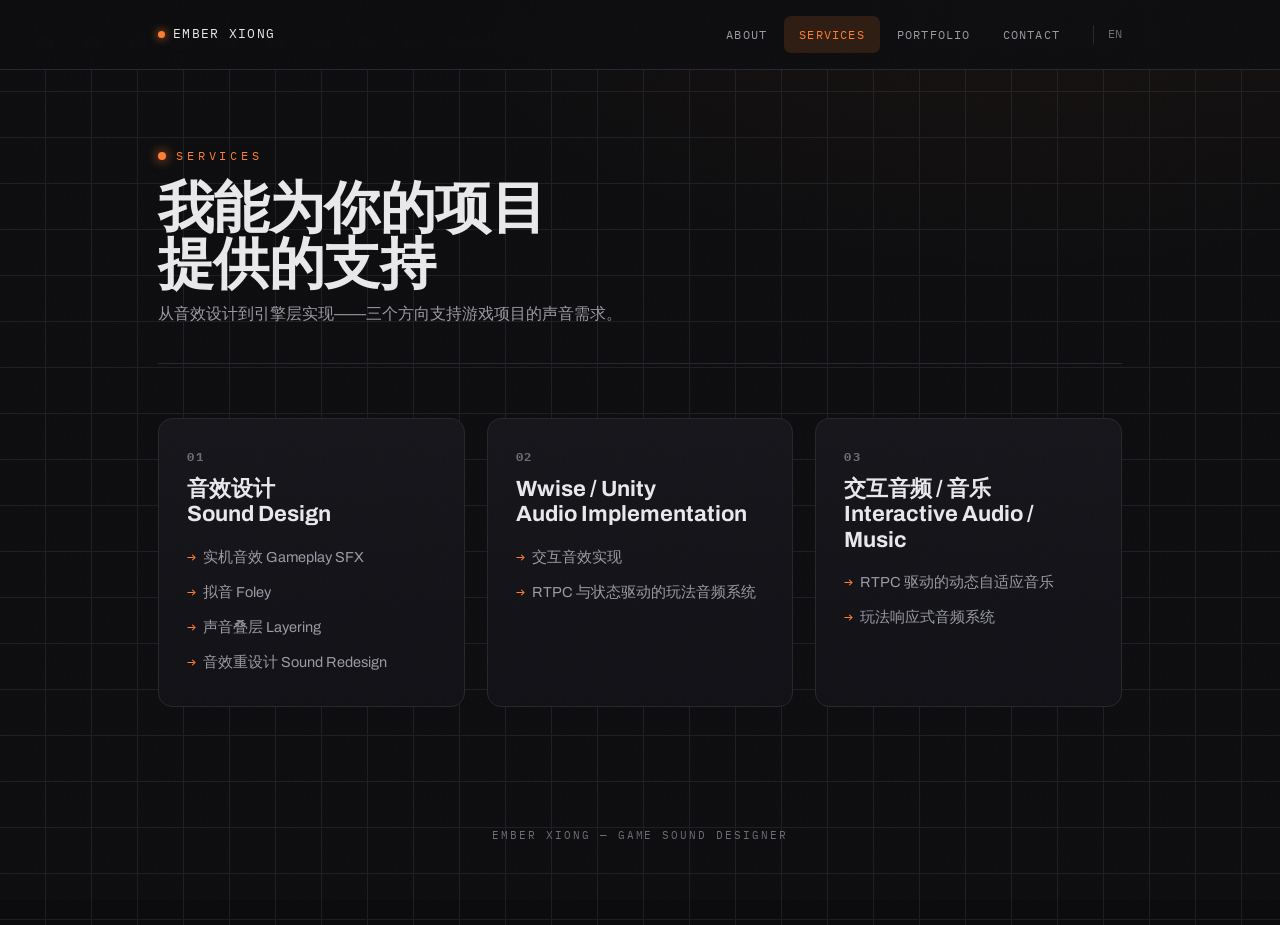
<file: zh/services.html>
<!DOCTYPE html>
<html lang="zh">
<head>
<meta charset="UTF-8">
<meta name="viewport" content="width=device-width, initial-scale=1.0">
<title>Services · Ember Xiong</title>
<link rel="preconnect" href="https://fonts.googleapis.com">
<link rel="preconnect" href="https://fonts.gstatic.com" crossorigin>
<link href="https://fonts.googleapis.com/css2?family=Archivo:wght@400;500;600;800&family=Archivo+Expanded:wght@700;800&family=IBM+Plex+Mono:wght@400;500;600&display=swap" rel="stylesheet">
<link rel="stylesheet" href="../style.css">
</head>
<body>

<nav class="navbar">
  <div class="wrap">
    <a href="index.html" class="nav-logo">EMBER XIONG</a>
    <div class="nav-right">
      <div class="nav-links">
        <a href="about.html">About</a>
        <a href="services.html" class="active">Services</a>
        <a href="portfolio.html">Portfolio</a>
        <a href="contact.html">Contact</a>
      </div>
      <div class="nav-lang"><a href="../services.html">EN</a></div>
      <button class="nav-toggle" aria-label="Menu"><span></span><span></span><span></span></button>
    </div>
  </div>
</nav>

<div class="wrap">
  <header class="page-header">
    <div class="page-eyebrow">Services</div>
    <h1 class="page-title">我能为你的项目<br>提供的支持</h1>
    <p class="page-sub">从音效设计到引擎层实现——三个方向支持游戏项目的声音需求。</p>
  </header>

  <main>
    <div class="services-grid">
      <div class="service-card">
        <div class="no">01</div>
        <h3>音效设计<br>Sound Design</h3>
        <ul>
          <li>实机音效 Gameplay SFX</li>
          <li>拟音 Foley</li>
          <li>声音叠层 Layering</li>
          <li>音效重设计 Sound Redesign</li>
        </ul>
      </div>
      <div class="service-card">
        <div class="no">02</div>
        <h3>Wwise / Unity<br>Audio Implementation</h3>
        <ul>
          <li>交互音效实现</li>
          <li>RTPC 与状态驱动的玩法音频系统</li>
        </ul>
      </div>
      <div class="service-card">
        <div class="no">03</div>
        <h3>交互音频 / 音乐<br>Interactive Audio / Music</h3>
        <ul>
          <li>RTPC 驱动的动态自适应音乐</li>
          <li>玩法响应式音频系统</li>
        </ul>
      </div>
    </div>
  </main>
</div>

<footer class="site-footer">
  <div class="wrap"><div class="colophon">Ember Xiong — Game Sound Designer</div></div>
</footer>

<script src="../script.js"></script>
</body>
</html>
</file>
<file: style.css>
:root{
  --bg:#0c0c0e; --panel:#15151a; --panel-2:#1b1b21;
  --line:#26262e; --line-soft:#1d1d24;
  --text:#e9e9ec; --muted:#9a9aa4; --dim:#6c6c76;
  --signal:#ff7e2e; --signal-soft:#ff7e2e22; --ok:#5ad98e;
  --mono:'IBM Plex Mono',ui-monospace,monospace;
  --sans:'Archivo',system-ui,sans-serif;
  --disp:'Archivo Expanded','Archivo',sans-serif;
}
*{box-sizing:border-box;margin:0;padding:0}
html{scroll-behavior:smooth}
body{
  background:var(--bg); color:var(--text); font-family:var(--sans);
  line-height:1.6; -webkit-font-smoothing:antialiased;
  background-image:
    radial-gradient(900px 500px at 80% -8%, #ff7e2e0d, transparent 70%),
    linear-gradient(var(--line-soft) 1px, transparent 1px),
    linear-gradient(90deg, var(--line-soft) 1px, transparent 1px);
  background-size:auto, 46px 46px, 46px 46px;
  background-position:0 0, -1px -1px, -1px -1px;
  min-height:100vh;
}
body::after{
  content:""; position:fixed; inset:0; pointer-events:none; opacity:.035; z-index:99;
  background-image:url("data:image/svg+xml,%3Csvg xmlns='http://www.w3.org/2000/svg' width='120' height='120'%3E%3Cfilter id='n'%3E%3CfeTurbulence type='fractalNoise' baseFrequency='0.9' numOctaves='2'/%3E%3C/filter%3E%3Crect width='100%25' height='100%25' filter='url(%23n)'/%3E%3C/svg%3E");
}
.wrap{max-width:1020px; margin:0 auto; padding:0 28px}
a{color:inherit}

/* ---------- Navbar ---------- */
.navbar{
  position:sticky; top:0; z-index:60;
  background:rgba(12,12,14,.86); backdrop-filter:blur(10px);
  border-bottom:1px solid var(--line);
}
.navbar .wrap{display:flex; align-items:center; justify-content:space-between; padding:16px 28px}
.nav-logo{font-family:var(--mono); font-size:13px; letter-spacing:.1em; text-decoration:none; color:var(--text); display:flex; align-items:center; gap:8px}
.nav-logo::before{content:""; width:7px; height:7px; border-radius:50%; background:var(--signal); box-shadow:0 0 10px var(--signal)}
.nav-right{display:flex; align-items:center; gap:4px}
.nav-links{display:flex; gap:2px}
.nav-links a{
  font-family:var(--mono); font-size:12px; letter-spacing:.1em; text-transform:uppercase;
  color:var(--muted); text-decoration:none; padding:9px 15px; border-radius:7px; transition:.18s;
}
.nav-links a:hover{color:var(--text)}
.nav-links a.active{color:var(--signal); background:var(--signal-soft)}
.nav-lang{font-family:var(--mono); font-size:11.5px; margin-left:14px; padding-left:14px; border-left:1px solid var(--line)}
.nav-lang a{color:var(--dim); text-decoration:none}
.nav-lang a:hover{color:var(--signal)}
.nav-toggle{display:none; flex-direction:column; gap:4px; background:none; border:none; cursor:pointer; padding:8px}
.nav-toggle span{width:20px; height:2px; background:var(--text)}
@media(max-width:720px){
  .nav-toggle{display:flex}
  .nav-links{
    position:absolute; top:100%; left:0; right:0; flex-direction:column; gap:0;
    background:var(--bg); border-bottom:1px solid var(--line);
    max-height:0; overflow:hidden; transition:max-height .25s ease;
  }
  .navbar.open .nav-links{max-height:320px}
  .nav-links a{padding:14px 28px; border-bottom:1px solid var(--line-soft)}
  .nav-lang{margin:0; padding:14px 28px; border:none; border-top:1px solid var(--line)}
  .navbar.open .nav-lang{display:block}
  .navbar:not(.open) .nav-lang{display:none}
}

/* ---------- Hero (home) ---------- */
.hero{min-height:78vh; display:flex; flex-direction:column; justify-content:center; padding:60px 0}
.hero-name{font-family:var(--mono); font-size:15px; letter-spacing:.08em; color:var(--muted); margin-bottom:26px}
.hero-name b{color:var(--text); font-weight:600}
.hero-title{font-family:var(--disp); font-weight:800; font-size:clamp(46px,8.5vw,104px); line-height:.96; letter-spacing:-.02em; margin-bottom:22px}
.hero-title .accent{color:var(--signal)}
.hero-tags{font-family:var(--mono); font-size:14px; letter-spacing:.14em; text-transform:uppercase; color:var(--dim)}
.hero-scroll{margin-top:56px; display:flex; gap:12px}
.hero-scroll a{
  font-family:var(--mono); font-size:12.5px; letter-spacing:.08em; text-transform:uppercase;
  color:var(--text); text-decoration:none; border:1px solid var(--line); padding:11px 20px; border-radius:8px;
  background:var(--panel); transition:.18s;
}
.hero-scroll a:hover{border-color:var(--signal); color:var(--signal)}
.hero-scroll a.primary{background:var(--signal); border-color:var(--signal); color:#1a0e04; font-weight:600}
.hero-scroll a.primary:hover{opacity:.88; color:#1a0e04}

/* ---------- Page header (non-home pages) ---------- */
.page-header{padding:76px 0 36px; border-bottom:1px solid var(--line)}
.page-eyebrow{font-family:var(--mono); font-size:12px; letter-spacing:.32em; text-transform:uppercase; color:var(--signal); display:flex; align-items:center; gap:10px}
.page-eyebrow::before{content:""; width:8px; height:8px; border-radius:50%; background:var(--signal); box-shadow:0 0 12px var(--signal); animation:blink 2.4s ease-in-out infinite}
@keyframes blink{0%,100%{opacity:1}50%{opacity:.35}}
.page-title{font-family:var(--disp); font-weight:800; font-size:clamp(32px,5.5vw,56px); line-height:1; letter-spacing:-.01em; margin:16px 0 8px}
.page-sub{font-size:16px; color:var(--muted); max-width:54ch}

main{padding:14px 0 40px}

/* ---------- Section headers within a page ---------- */
.section-header{
  padding:48px 0 24px; font-family:var(--mono); font-size:11.5px;
  letter-spacing:.28em; text-transform:uppercase; color:var(--signal);
  display:flex; align-items:center; gap:14px;
}
.section-header::after{content:""; flex:1; height:1px; background:var(--line)}

/* ---------- About ---------- */
.about-grid{display:grid; grid-template-columns:1fr 1fr; gap:20px 40px; padding:40px 0 20px}
.about-block{border:1px solid var(--line); border-radius:12px; background:linear-gradient(180deg,var(--panel),#101015); padding:26px 26px}
.about-block h3{font-family:var(--mono); font-size:11.5px; letter-spacing:.22em; text-transform:uppercase; color:var(--signal); margin-bottom:16px}
.about-block ul{list-style:none; display:grid; gap:10px}
.about-block li{color:var(--muted); font-size:15px; padding-left:18px; position:relative}
.about-block li::before{content:"—"; position:absolute; left:0; color:var(--dim)}
.about-block p.lead{font-family:var(--disp); font-weight:700; font-size:22px; color:var(--text)}
@media(max-width:680px){.about-grid{grid-template-columns:1fr}}

/* ---------- Services ---------- */
.services-grid{display:grid; grid-template-columns:repeat(3,1fr); gap:22px; padding:40px 0}
.service-card{border:1px solid var(--line); border-radius:14px; background:linear-gradient(180deg,var(--panel),#101015); padding:32px 28px; display:flex; flex-direction:column}
.service-card .no{font-family:var(--mono); font-size:12px; color:var(--dim); letter-spacing:.14em}
.service-card h3{font-family:var(--disp); font-weight:700; font-size:22px; margin:14px 0 18px; line-height:1.15}
.service-card ul{list-style:none; display:grid; gap:12px}
.service-card li{color:var(--muted); font-size:14.5px; padding-left:16px; position:relative}
.service-card li::before{content:"→"; position:absolute; left:0; color:var(--signal); font-family:var(--mono)}
@media(max-width:780px){.services-grid{grid-template-columns:1fr}}

/* ---------- Portfolio track items (reused from original layout) ---------- */
.track{
  display:grid; grid-template-columns:120px 1fr; gap:30px;
  padding:46px 0; border-bottom:1px solid var(--line);
}
.rail{display:flex; flex-direction:column; gap:16px; align-items:flex-start}
.no{font-family:var(--disp); font-weight:800; font-size:46px; color:var(--text); line-height:1; letter-spacing:-.02em}
.no small{color:var(--signal)}
.meter{display:flex; gap:3px; align-items:flex-end; height:46px}
.meter span{width:5px; background:linear-gradient(var(--signal),#7a3a12); border-radius:2px; opacity:.85; animation:vu 1.6s ease-in-out infinite}
.meter span:nth-child(1){height:40%; animation-delay:.0s}
.meter span:nth-child(2){height:78%; animation-delay:.2s}
.meter span:nth-child(3){height:55%; animation-delay:.45s}
.meter span:nth-child(4){height:90%; animation-delay:.1s}
@keyframes vu{0%,100%{transform:scaleY(.55); transform-origin:bottom}50%{transform:scaleY(1); transform-origin:bottom}}
.title{font-family:var(--disp); font-weight:700; font-size:clamp(20px,2.4vw,27px); line-height:1.18; letter-spacing:-.01em}
.title .accent{color:var(--signal)}
.title .cn{color:var(--signal)}
.stack{font-family:var(--mono); font-size:12.5px; color:var(--dim); letter-spacing:.12em; text-transform:uppercase; margin-top:8px}
.desc{color:var(--muted); margin-top:14px; max-width:70ch}
.block{margin-top:20px; border-left:2px solid var(--line); padding-left:18px}
.block__h{font-family:var(--mono); font-size:11.5px; letter-spacing:.22em; text-transform:uppercase; color:var(--signal); margin-bottom:10px}
.patch{list-style:none; display:grid; gap:11px}
.patch li{display:flex; gap:0; flex-wrap:wrap; align-items:baseline; color:var(--muted); font-size:14.5px}
.patch code{font-family:var(--mono); font-size:12.5px; color:var(--text); background:var(--panel-2); border:1px solid var(--line); padding:2px 8px; border-radius:5px; white-space:nowrap}
.patch .arr{color:var(--signal); margin:0 10px; font-family:var(--mono)}
.block p{color:var(--muted); font-size:14.5px}
.chips{display:flex; flex-wrap:wrap; gap:8px; margin-top:22px}
.chip{font-family:var(--mono); font-size:11.5px; color:var(--muted); border:1px solid var(--line); padding:4px 11px; border-radius:20px; background:var(--panel)}
.cues{display:flex; flex-wrap:wrap; gap:10px; margin-top:20px}
.cue{display:inline-flex; align-items:center; gap:9px; font-family:var(--mono); font-size:13px; color:var(--text); text-decoration:none; border:1px solid var(--line); background:var(--panel); padding:9px 15px; border-radius:8px; transition:.18s}
.cue .ico{display:grid; place-items:center; width:18px; height:18px; border-radius:50%; background:var(--signal-soft); color:var(--signal); font-size:9px}
.cue:hover{border-color:var(--signal); background:#1f1611; transform:translateY(-1px)}
.cue--doc{color:var(--muted)}
.cue--doc .ico{background:#ffffff10; color:var(--muted)}
.videos{display:grid; gap:20px; margin-top:22px}
.video-label{font-family:var(--mono); font-size:11.5px; color:var(--dim); letter-spacing:.16em; text-transform:uppercase; margin-bottom:8px}
.video-container{position:relative; width:100%; padding-bottom:56.25%; border-radius:10px; overflow:hidden; border:1px solid var(--line)}
.video-container iframe{position:absolute; top:0; left:0; width:100%; height:100%; border:none}

/* ---------- Sub-items within a single track (e.g. 05 Sound Design & Synthesis) ---------- */
.subworks{display:grid; gap:34px; margin-top:28px}
.subwork{border-top:1px solid var(--line-soft); padding-top:26px}
.subwork:first-child{border-top:none; padding-top:0}
.subwork h3{font-family:var(--disp); font-weight:700; font-size:18px; margin-bottom:6px}
.subwork h3 .tag{font-family:var(--mono); font-size:11px; color:var(--dim); text-transform:uppercase; letter-spacing:.12em; margin-left:10px}

/* ---------- Additional Work (low visual weight, content still fully legible) ---------- */
.additional{margin-top:8px; padding:36px 0 10px}
.additional .label{font-family:var(--mono); font-size:10.5px; letter-spacing:.22em; text-transform:uppercase; color:var(--dim); display:flex; align-items:center; gap:12px}
.additional .label::after{content:""; flex:1; height:1px; background:var(--line-soft)}
.additional-card{margin-top:20px; opacity:.72; transition:opacity .2s}
.additional-card:hover{opacity:1}
.additional-card h3{font-family:var(--disp); font-weight:600; font-size:17px; color:var(--text)}
.additional-card h3 .tag{font-family:var(--mono); font-weight:400; font-size:11px; color:var(--dim); text-transform:uppercase; letter-spacing:.1em; margin-left:10px}
.additional-card p{color:var(--muted); font-size:14px; max-width:65ch; margin-top:8px}
.additional-card .video-container{max-width:460px; margin-top:16px}

/* ---------- Social footer (Portfolio page) ---------- */
.social-footer{display:flex; align-items:center; gap:14px; margin-top:64px; padding:32px 0; border-top:1px solid var(--line)}
.social-footer .label{font-family:var(--mono); font-size:11px; letter-spacing:.18em; text-transform:uppercase; color:var(--dim); margin-right:6px}
.social-icon{
  width:42px; height:42px; border-radius:50%; border:1px solid var(--line); background:var(--panel);
  display:grid; place-items:center; color:var(--muted); text-decoration:none; transition:.18s;
}
.social-icon:hover{border-color:var(--signal); color:var(--signal); transform:translateY(-2px)}
.social-icon svg{width:19px; height:19px; fill:currentColor}

/* ---------- Contact ---------- */
.contact-box{border:1px solid var(--line); border-radius:14px; background:linear-gradient(180deg,var(--panel),#101015); padding:44px 38px; margin-top:20px}
.contact-box h2{font-family:var(--disp); font-weight:800; font-size:clamp(28px,4.5vw,42px); letter-spacing:-.01em}
.contact-box .sub{color:var(--muted); margin-top:10px; font-size:15px}
.contact-email{display:inline-block; margin-top:18px; font-family:var(--mono); font-size:16px; color:var(--signal); text-decoration:none; border-bottom:1px dashed var(--signal-soft); padding-bottom:2px}
.contact-email:hover{border-bottom-color:var(--signal)}
.contact-form{display:grid; gap:18px; margin-top:38px; max-width:560px}
.field{display:flex; flex-direction:column; gap:8px}
.field label{font-family:var(--mono); font-size:11.5px; letter-spacing:.18em; text-transform:uppercase; color:var(--dim)}
.field input, .field textarea{
  background:var(--panel-2); border:1px solid var(--line); border-radius:8px; color:var(--text);
  font-family:var(--sans); font-size:14.5px; padding:12px 14px; resize:vertical;
}
.field input:focus, .field textarea:focus{outline:none; border-color:var(--signal)}
.field textarea{min-height:120px}
.form-submit{
  justify-self:start; font-family:var(--mono); font-size:13px; letter-spacing:.1em; text-transform:uppercase;
  color:#1a0e04; background:var(--signal); border:none; padding:13px 30px; border-radius:8px; cursor:pointer; transition:.18s; font-weight:600;
}
.form-submit:hover{opacity:.88}
.form-note{font-family:var(--mono); font-size:12px; color:var(--dim); margin-top:14px}

/* ---------- Footer (shared) ---------- */
footer.site-footer{padding:40px 0 80px; text-align:center}
.colophon{font-family:var(--mono); font-size:11px; color:var(--dim); letter-spacing:.18em; text-transform:uppercase}

@media(max-width:680px){
  .track{grid-template-columns:1fr; gap:14px}
  .rail{flex-direction:row; align-items:center; gap:18px}
  .no{font-size:38px}
  .meter{height:34px}
}
</file>
